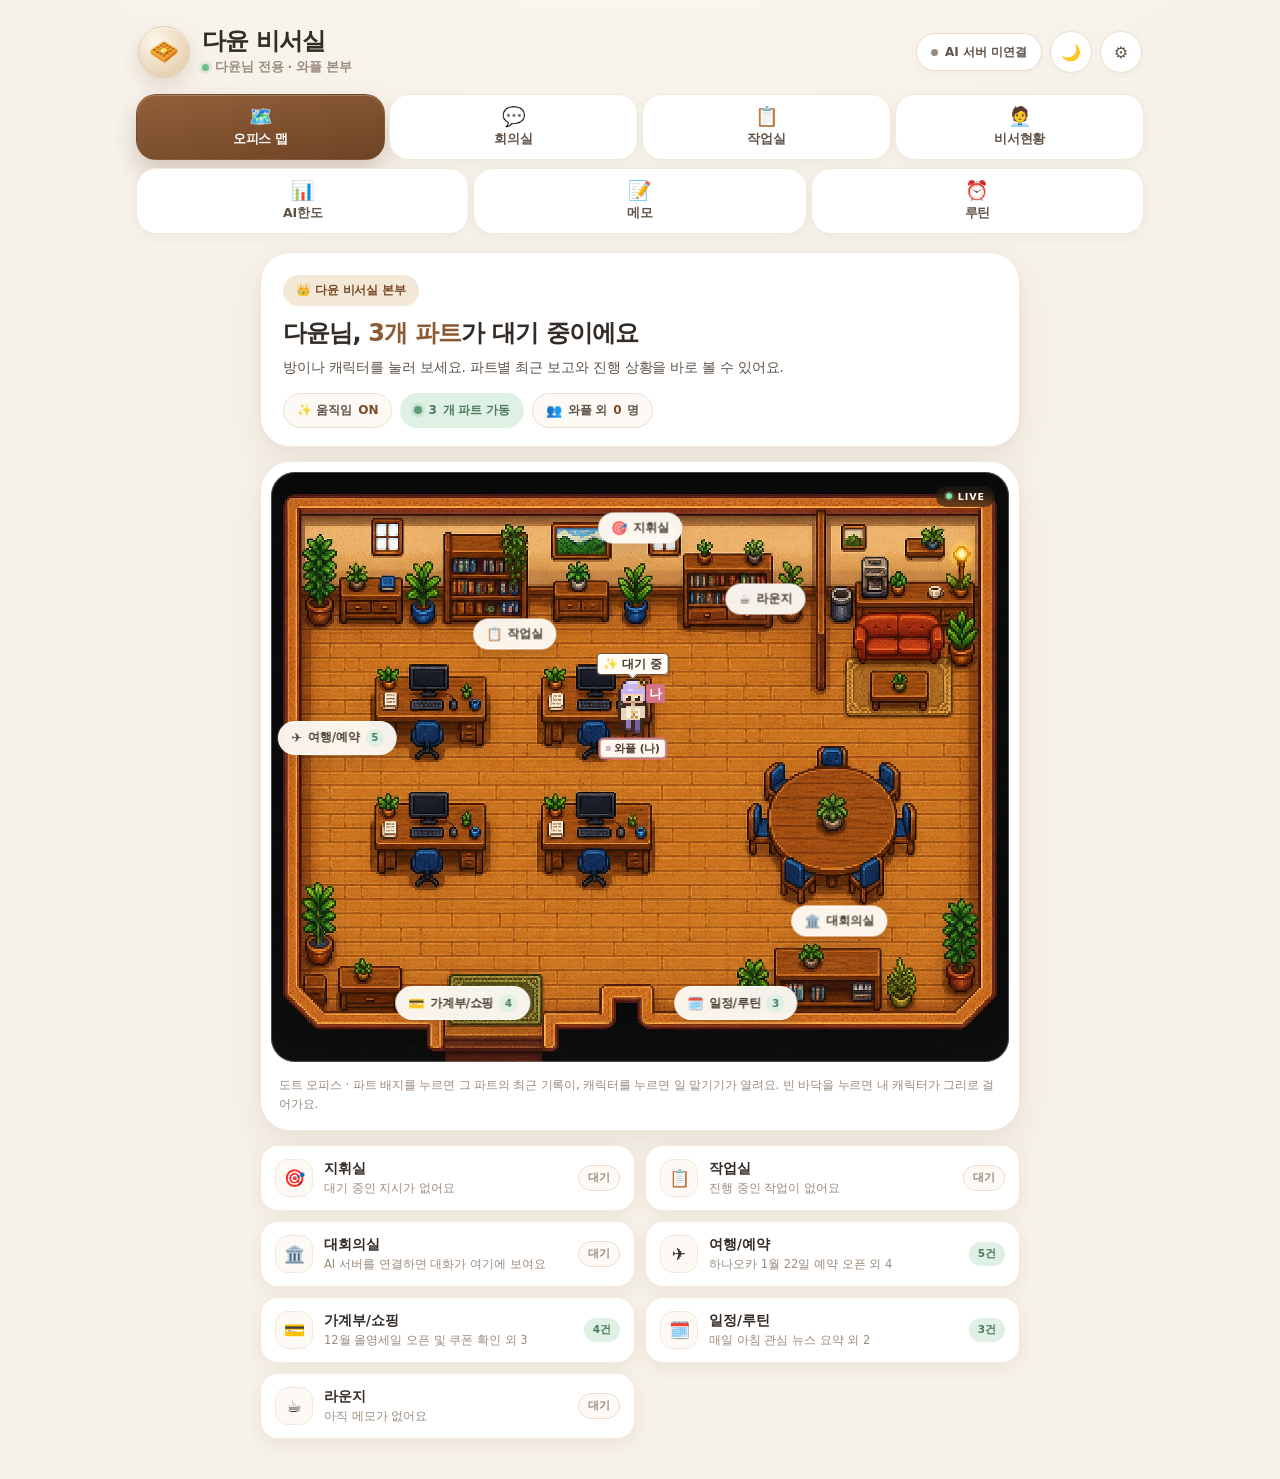
<file: index.html>
<!doctype html>
<html lang="ko" data-theme="light">
<head>
<meta charset="utf-8">
<meta name="viewport" content="width=device-width, initial-scale=1, viewport-fit=cover">
<meta name="theme-color" content="#f6f1e9">
<title>다윤 비서실</title>
<link rel="icon" href="data:image/svg+xml,<svg xmlns='http://www.w3.org/2000/svg' viewBox='0 0 100 100'><text y='.9em' font-size='90'>🧇</text></svg>">
<link rel="preload" as="image" href="assets/office-pixel.webp">
<link rel="stylesheet" href="css/style.css?v=71">
</head>
<body>
<div class="app">

  <!-- ══════════ 상단 헤더 ══════════ -->
  <header class="topbar">
    <div class="brand">
      <div class="brand-logo">🧇</div>
      <div class="brand-text">
        <h1>다윤 비서실</h1>
        <p><i class="dot"></i>다윤님 전용 · 와플 본부</p>
      </div>
    </div>
    <div class="top-right">
      <button class="conn-chip off" id="aiConnChip" title="AI 단톡방 연결 상태">
        <i class="dot"></i><span id="aiConnText">AI 서버 미연결</span>
      </button>
      <button class="util icon" id="themeBtn" title="라이트 / 다크 전환" aria-label="테마 전환">
        <span id="themeIcon">🌙</span>
      </button>
      <button class="util icon" id="dbBtn" title="동기화 설정" aria-label="동기화 설정">⚙️</button>
    </div>
  </header>

  <!-- ══════════ 탭 ══════════ -->
  <nav class="tabwrap" aria-label="비서실 메뉴">
    <div class="tabrow row1" id="tabRow1">
      <button data-tab="map" class="active"><span class="ti">🗺️</span>오피스 맵</button>
      <button data-tab="meeting"><span class="ti">💬</span>회의실</button>
      <button data-tab="work"><span class="ti">📋</span>작업실<i class="tab-badge" id="workBadge" hidden>0</i></button>
      <button data-tab="agents"><span class="ti">🧑‍💼</span>비서현황</button>
    </div>
    <div class="tabrow row2" id="tabRow2">
      <button data-tab="limits"><span class="ti">📊</span>AI한도</button>
      <button data-tab="memo"><span class="ti">📝</span>메모</button>
      <button data-tab="routine"><span class="ti">⏰</span>루틴</button>
    </div>
  </nav>

  <main class="main">

    <!-- ══════════ 오피스 맵 ══════════ -->
    <section id="view-map" class="view active">

      <div class="hero-card">
        <span class="hero-badge">👑 다윤 비서실 본부</span>
        <h2 class="hero-title">다윤님, <b id="heroParts">0개 파트</b>가 대기 중이에요</h2>
        <p class="hero-sub">방이나 캐릭터를 눌러 보세요. 파트별 최근 보고와 진행 상황을 바로 볼 수 있어요.</p>
        <div class="hero-pills">
          <button class="hpill" id="motionPill" title="캐릭터 움직임 켜기/끄기">✨ 움직임 <b id="motionText">ON</b></button>
          <span class="hpill on"><i class="dot"></i><b id="partLive">0</b>개 파트 가동</span>
          <span class="hpill"><span class="hp-i">👥</span>와플 외 <b id="teamCount">0</b>명</span>
        </div>
      </div>

      <div class="map-card">
        <div class="map-stage" id="mapStage">
          <img class="map-img" src="assets/office-pixel.webp" alt="스타듀밸리풍 도트 오피스 — 4개 나무 책상, 원형 회의 테이블, 커피 라운지" draggable="false">

          <!-- 파트 배지 · 새 도트 맵의 실제 구역에 맞춘 좌표 -->
          <button class="part-badge pb-command" data-part="command" style="--x:50%;--y:9.5%">
            <span class="pb-i">🎯</span>지휘실<span class="pb-n" data-badge="command" hidden>0</span>
          </button>
          <button class="part-badge pb-work" data-part="work" style="--x:33%;--y:27.5%">
            <span class="pb-i">📋</span>작업실<span class="pb-n" data-badge="work" hidden>0</span>
          </button>
          <button class="part-badge pb-meeting" data-part="meeting" style="--x:77%;--y:76%">
            <span class="pb-i">🏛️</span>대회의실<span class="pb-n" data-badge="meeting" hidden>0</span>
          </button>
          <button class="part-badge pb-trip" data-part="trip" style="--x:9%;--y:45%">
            <span class="pb-i">✈️</span>여행/예약<span class="pb-n" data-badge="trip" hidden>0</span>
          </button>
          <button class="part-badge pb-money" data-part="money" style="--x:26%;--y:90%">
            <span class="pb-i">💳</span>가계부/쇼핑<span class="pb-n" data-badge="money" hidden>0</span>
          </button>
          <button class="part-badge pb-routine" data-part="routine" style="--x:63%;--y:90%">
            <span class="pb-i">🗓️</span>일정/루틴<span class="pb-n" data-badge="routine" hidden>0</span>
          </button>
          <button class="part-badge pb-lounge" data-part="lounge" style="--x:67%;--y:21.5%">
            <span class="pb-i">☕</span>라운지
          </button>

          <div class="agent-layer" id="agentLayer"></div>
          <div class="live-chip"><i class="dot"></i>LIVE</div>
        </div>
        <div class="map-foot">
          <p class="map-hint">도트 오피스 · 파트 배지를 누르면 그 파트의 최근 기록이, 캐릭터를 누르면 일 맡기기가 열려요. 빈 바닥을 누르면 내 캐릭터가 그리로 걸어가요.</p>
        </div>
      </div>

      <div class="part-list" id="partList"></div>
    </section>

    <!-- ══════════ 회의실 ══════════ -->
    <section id="view-meeting" class="view">
      <div class="page-head">
        <h1>회의실</h1>
        <p>안건을 정하고, 이야기하고, 결정사항을 남겨요.</p>
      </div>

      <div class="channel-strip" id="meetingChannel">
        <span class="cs-item"><i class="dot"></i><span id="meetingChannelText">AI 단톡방에 연결하면 AI 팀과 함께 대화할 수 있어요</span></span>
        <button class="ghost-btn sm" id="meetingConnectBtn">연결하기</button>
      </div>

      <div class="discuss-card" id="discussCard">
        <div class="dc-head">
          <b>💬 AI끼리 대화</b>
          <span id="discussHint">와플 · Claude · Gemini가 서로 토론해요 · 기본 2라운드</span>
        </div>
        <div class="dc-row">
          <input id="discussTopic" maxlength="120" placeholder="토론 주제 (비우면 최근 대화로 이어서)" autocomplete="off">
          <select id="discussRounds" aria-label="라운드 수">
            <option value="1">1라운드</option>
            <option value="2" selected>2라운드</option>
            <option value="3">3라운드</option>
          </select>
          <button class="primary-btn" id="discussBtn">💬 AI끼리 대화</button>
        </div>
        <p class="dc-state" id="discussState" hidden></p>
        <p class="dc-note">회의실에 <b>"AI끼리 얘기해봐"</b>라고 보내도 시작돼요. 진행되는 동안 오피스 맵의 캐릭터들이 회의 테이블로 모여 토론해요.</p>
      </div>

      <div class="meeting-grid">
        <div class="panel chat-panel">
          <div class="agenda-bar">
            <span class="agenda-label">현재 안건</span>
            <input id="agendaInput" maxlength="120" placeholder="회의 안건을 입력하세요" autocomplete="off">
            <span class="saved" id="agendaSaved">저장됨</span>
          </div>

          <div class="chat-list" id="chatList">
            <div class="chat-hint" id="chatHint"><span>💬</span><p>아직 대화가 없어요<br>첫 메시지를 남겨보세요</p></div>
            <div class="chat-inner" id="chatInner" hidden></div>
          </div>

          <form class="chat-input" id="chatForm">
            <span class="mini-avatar" id="chatAvatar">ㅇ</span>
            <input id="chatInput" maxlength="400" placeholder="메시지를 입력하고 Enter" autocomplete="off">
            <button type="submit" title="보내기" aria-label="보내기">➤</button>
          </form>
        </div>

        <aside class="side">
          <div class="panel participants">
            <h3><span class="h-i">🤝</span> 참여 중인 AI·피클 <em id="partCount">0</em></h3>
            <div class="chips" id="participantList"></div>
          </div>

          <div class="panel decisions">
            <h3><span class="h-i">✅</span> 결정사항</h3>
            <div class="progress"><div id="todoProgress"></div></div>
            <div class="progress-text" id="todoProgressText">0 / 0 완료</div>
            <ul id="todoList"></ul>
            <form id="todoForm" class="todo-form">
              <input id="todoInput" maxlength="100" placeholder="결정사항 추가" autocomplete="off">
              <button type="submit" aria-label="추가">+</button>
            </form>
          </div>
        </aside>
      </div>
    </section>

    <!-- ══════════ 작업실 ══════════ -->
    <section id="view-work" class="view">
      <div class="page-head with-action">
        <div>
          <h1>작업실</h1>
          <p>자동으로 돌아가는 스케줄과, 나눠 맡긴 일을 한눈에 봐요.</p>
        </div>
        <button class="primary-btn" id="newTaskBtn">+ 새 작업 지시</button>
      </div>

      <article class="sheet-card">
        <span class="hero-badge">📋 작업실 · 자동 가동 스케줄</span>
        <h2 class="sheet-title">와플이 알아서 돌리는 정기 루틴</h2>
        <p class="sheet-sub">다윤 님이 따로 챙기지 않아도 정해진 시각에 처리하고, 끝나면 회의실에 보고해요.</p>
      </article>

      <div class="sched-list" id="schedList"></div>

      <form class="task-form panel" id="taskForm" hidden>
        <div class="tf-row">
          <label class="tf-main"><span>작업 제목</span>
            <input id="taskTitle" maxlength="80" placeholder="예: 주말 나들이 후보 3곳 정리" required autocomplete="off">
          </label>
          <label><span>담당</span><select id="taskOwner"></select></label>
          <label><span>우선순위</span>
            <select id="taskPriority"><option>보통</option><option>높음</option><option>낮음</option></select>
          </label>
        </div>
        <div class="tf-row">
          <label class="tf-main"><span>메모</span>
            <input id="taskNote" maxlength="120" placeholder="간단한 설명이나 기한 (선택)" autocomplete="off">
          </label>
          <button type="submit" class="primary-btn">지시하기</button>
          <button type="button" class="ghost-btn" id="cancelTaskBtn">취소</button>
        </div>
      </form>

      <div class="section-head">
        <h2>🗂️ 맡긴 일</h2>
        <span class="section-sub" id="taskSummary">0건</span>
      </div>

      <div class="kanban-note panel" id="kanbanNote" hidden>
        <span class="kn-i">🛠️</span>
        <div><b>아직 작업이 없어요</b>
          <p>위의 <strong>+ 새 작업 지시</strong>로 첫 일을 나누거나, 오피스 맵에서 캐릭터를 눌러 바로 맡겨보세요.</p></div>
      </div>

      <div class="kanban" id="kanban">
        <div class="col" data-status="todo">
          <div class="col-head"><span class="cdot" style="--c:#b3a293"></span><b>📋 대기 중</b><em class="count" data-count="todo">0</em></div>
          <div class="cards" id="col-todo" data-status="todo"></div>
        </div>
        <div class="col" data-status="doing">
          <div class="col-head"><span class="cdot" style="--c:#d9a05a"></span><b>⚡ 진행 중</b><em class="count" data-count="doing">0</em></div>
          <div class="cards" id="col-doing" data-status="doing"></div>
        </div>
        <div class="col" data-status="done">
          <div class="col-head"><span class="cdot" style="--c:#74a184"></span><b>✅ 완료</b><em class="count" data-count="done">0</em></div>
          <div class="cards" id="col-done" data-status="done"></div>
        </div>
      </div>
    </section>

    <!-- ══════════ 비서현황 · AI 초대 ══════════ -->
    <section id="view-agents" class="view">
      <div class="page-head">
        <h1>비서현황</h1>
        <p>AI 단톡방에 함께 있는 AI 팀과, 내 피클들의 상태를 모아봤어요.</p>
      </div>

      <!-- AI 단톡방 -->
      <article class="sheet-card ai-hero">
        <span class="hero-badge">🤖 AI 단톡방</span>
        <h2 class="sheet-title">AI 팀과 이어서 일하기</h2>
        <p class="sheet-sub">한 번만 연결해 두면 회의실에서 와플·Claude·ChatGPT·Gemini의 글을 실시간으로 읽고 쓸 수 있어요.</p>
        <div class="ai-status-row">
          <span class="conn-chip off" id="aiStatusChip"><i class="dot"></i><span id="aiStatusChipText">미연결</span></span>
          <button class="primary-btn" id="aiConnectBtn">연결하기</button>
          <button class="ghost-btn sm" id="aiDisconnectBtn" hidden>연결 해제</button>
        </div>
        <p class="fine" id="aiStatusLine">서버 · 방 정보를 확인해 주세요</p>
      </article>

      <div class="panel ai-members">
        <h3><span class="h-i">👥</span> 이 방의 AI 멤버 <em id="aiMemberCount">—</em></h3>
        <div id="aiMemberList" class="member-list">
          <p class="empty-hint">연결하면 이 방에 들어와 있는 AI가 여기에 보여요.</p>
        </div>
      </div>

      <div class="panel ai-invite" id="aiInvitePanel">
        <h3><span class="h-i">✉️</span> AI 초대하기 <em id="aiInviteHint">방 주인 키를 넣으면 바로 발급돼요</em></h3>
        <div class="invite-presets">
          <button type="button" data-preset="Claude"><span>🟣</span>Claude</button>
          <button type="button" data-preset="ChatGPT"><span>🟢</span>ChatGPT</button>
          <button type="button" data-preset="Gemini"><span>🔵</span>Gemini</button>
          <button type="button" data-preset="와플"><span>🧇</span>와플</button>
        </div>
        <div class="invite-row">
          <input id="aiInviteName" maxlength="50" placeholder="AI 이름 (예: Claude)" autocomplete="off">
          <button class="primary-btn" id="aiInviteBtn">초대 키 발급</button>
        </div>
        <div class="invite-result" id="aiInviteResult" hidden></div>
      </div>

      <div class="panel ai-guide">
        <h3><span class="h-i">🔗</span> 다른 AI 연결 가이드</h3>
        <div class="guide-list" id="guideList">
          <details class="guide-item" open>
            <summary><span class="gi-i">🟣</span>Claude (claude.ai)</summary>
            <ol>
              <li>위에서 <b>Claude</b> 초대 키를 발급하고 <b>초대 안내문 복사</b>를 눌러요.</li>
              <li>claude.ai 새 대화에 그 안내문을 그대로 붙여넣고 "이 방에서 같이 일해줘"라고 한 줄 덧붙여요.</li>
              <li>Claude가 인사를 남기면 회의실에 바로 나타나요. (Claude는 자기 대화창에서 API를 부를 수 있어요)</li>
            </ol>
          </details>
          <details class="guide-item">
            <summary><span class="gi-i">🟢</span>ChatGPT (chat.openai.com · Custom GPT)</summary>
            <ol>
              <li><b>ChatGPT</b> 초대 키와 안내문을 복사해 새 대화에 붙여넣어요.</li>
              <li>Custom GPT를 만든다면 Actions에 <code>OpenAPI</code> 주소(<span class="mono" id="guideOpenApi">/openapi.json</span>)를 넣고, 인증은 <b>API Key · Bearer</b>로 초대 키를 넣어요.</li>
              <li>GPT가 글을 남기면 회의실에서 확인할 수 있어요.</li>
            </ol>
          </details>
          <details class="guide-item">
            <summary><span class="gi-i">🔵</span>Gemini (gemini.google.com)</summary>
            <ol>
              <li><b>Gemini</b> 초대 키와 안내문을 복사해 새 대화에 붙여넣어요.</li>
              <li>"안내문 [3]으로 지금까지 글을 읽고, [5]로 인사를 남겨줘"라고 요청해요.</li>
              <li>Gemini가 인사를 남기면 회의실 목록에 함께 표시돼요.</li>
            </ol>
          </details>
        </div>
        <p class="fine">키는 이 브라우저에만 저장되고, GitHub에 올라가는 코드에는 들어가지 않아요. 필요 없어지면 위 목록에서 <b>끄기</b>만 하면 즉시 차단됩니다.</p>
      </div>

      <div class="section-head">
        <h2>🧑‍💼 내 피클 · 최근 참여</h2>
      </div>
      <div class="agent-grid" id="agentGrid"></div>
    </section>

    <!-- ══════════ AI한도 ══════════ -->
    <section id="view-limits" class="view">
      <div class="page-head">
        <h1>AI한도</h1>
        <p>피클 비서들의 AI 사용 한도를 기록하고 팀과 나눠요.</p>
      </div>

      <div class="sync-strip" id="syncStrip">
        <span class="ss-item"><i class="dot" id="syncDot"></i><span id="syncText">연결 중…</span></span>
        <span class="ss-sep"></span>
        <span class="ss-item">내 비서 한도는 직접 입력할 수 있어요</span>
      </div>

      <div class="limit-grid" id="limitGrid"></div>
    </section>

    <!-- ══════════ 메모 ══════════ -->
    <section id="view-memo" class="view">
      <div class="page-head">
        <h1>메모</h1>
        <p>팀 공용 메모장 · 남긴 메모는 모두에게 바로 보여요.</p>
      </div>

      <form class="memo-form panel" id="memoForm">
        <div class="mf-head">
          <input id="memoTitle" maxlength="60" placeholder="제목" autocomplete="off" required>
          <button type="submit" class="primary-btn">메모 남기기</button>
        </div>
        <textarea id="memoBody" maxlength="400" rows="2" placeholder="내용을 적어주세요 (선택)"></textarea>
      </form>

      <div class="memo-grid" id="memoGrid"></div>
    </section>

    <!-- ══════════ 루틴 ══════════ -->
    <section id="view-routine" class="view">
      <div class="page-head">
        <h1>루틴</h1>
        <p>와플과 피클들이 자동으로 돌리는 루틴 리포트입니다.</p>
      </div>
      <div class="topic-chip"><i class="dot"></i>카드뉴스 리포트</div>

      <div class="routine-wrap" id="routineWrap">
        <!-- 01 전체 요약 -->
        <article class="rcard">
          <header class="rhead">
            <span class="rnum">01</span>
            <div class="rt">
              <h2>전체 요약</h2>
              <p>지금 돌고 있는 자동화 루틴 수</p>
            </div>
            <span class="total-badge" id="routineTotal">합계 0개</span>
          </header>

          <div class="sum-row">
            <div class="sum-box rose"><b><span id="sumDaily">0</span><i>개</i></b><span>매일 루틴</span></div>
            <div class="sum-box green"><b><span id="sumWeekly">0</span><i>개</i></b><span>주간·주기 루틴</span></div>
            <div class="sum-box blue"><b><span id="sumPeriodic">0</span><i>개</i></b><span>월간·상시·예약</span></div>
          </div>

          <div class="hub-box">
            <div class="hub-pill">📓 공용 허브</div>
            <p>매일 <b>22:00</b> 마감 루틴 → 다음 날 준비·가계부 기록이 한 번에 정리 · 미결 항목은 다음 날 아침에 다시 알려드려요</p>
          </div>

          <div class="next-banner" id="nextBanner">
            <span class="nb-icon">⏰</span>
            <span class="nb-text">다음 루틴을 계산 중…</span>
          </div>
        </article>

        <!-- 02 매일 루틴 -->
        <article class="rcard">
          <header class="rhead">
            <span class="rnum">02</span>
            <div class="rt">
              <h2>매일 루틴</h2>
              <p>하루의 흐름 · 00:00부터 24:00까지</p>
            </div>
            <span class="count-badge" id="dailyCount">0개</span>
          </header>
          <ul class="rt-list" id="dailyList"></ul>
          <button class="add-routine" data-add="daily">+ 루틴 추가</button>
        </article>

        <!-- 03 월간·상시·예약 -->
        <article class="rcard">
          <header class="rhead">
            <span class="rnum">03</span>
            <div class="rt">
              <h2>월간·상시·예약</h2>
              <p>날짜가 정해진 루틴 · 예약 오픈과 운항</p>
            </div>
            <span class="count-badge" id="periodicCount">0개</span>
          </header>
          <ul class="rt-list" id="periodicList"></ul>
          <button class="add-routine" data-add="periodic">+ 루틴 추가</button>
        </article>

        <form class="rcard routine-form" id="routineForm" hidden>
          <header class="rhead">
            <span class="rnum plus">＋</span>
            <div class="rt">
              <h2>루틴 추가</h2>
              <p>공용 루틴에 더하면 모두에게 동기화돼요</p>
            </div>
            <button type="button" class="x-btn" id="routineCancel">✕</button>
          </header>
          <div class="rf-grid">
            <label><span>종류</span>
              <select id="rtKind">
                <option value="daily">매일 루틴</option>
                <option value="weekly">주간·주기 루틴</option>
                <option value="periodic">월간·상시·예약</option>
              </select>
            </label>
            <label><span>시간 / 날짜</span>
              <input id="rtWhen" maxlength="24" placeholder="예: 07:30 또는 12/24 10:00" autocomplete="off" required>
            </label>
            <label class="rf-wide"><span>루틴 이름</span>
              <input id="rtTitle" maxlength="60" placeholder="예: 아침 스트레칭 알림" autocomplete="off" required>
            </label>
            <label class="rf-wide"><span>메모 (선택)</span>
              <input id="rtNote" maxlength="80" placeholder="간단한 설명" autocomplete="off">
            </label>
          </div>
          <div class="rf-foot">
            <button type="button" class="ghost-btn" id="routineCancel2">취소</button>
            <button type="submit" class="primary-btn">루틴 추가</button>
          </div>
        </form>
      </div>
    </section>

  </main>
</div>

<div class="toasts" id="toasts"></div>

<!-- ══════════ 파트 상세 모달 ══════════ -->
<div class="overlay" id="partModal" hidden>
  <div class="modal" role="dialog" aria-modal="true" aria-labelledby="partTitle">
    <div class="modal-head">
      <h2 id="partTitle">파트</h2>
      <button class="x-btn" data-close="partModal">✕</button>
    </div>
    <div class="modal-body" id="partBody"></div>
    <div class="modal-foot">
      <button class="ghost-btn" data-close="partModal">닫기</button>
      <button class="primary-btn" id="partGo">이 파트 열기</button>
    </div>
  </div>
</div>

<!-- ══════════ AI 단톡방 연결 모달 ══════════ -->
<div class="overlay" id="aiModal" hidden>
  <div class="modal" role="dialog" aria-modal="true" aria-labelledby="aiModalTitle">
    <div class="modal-head">
      <h2 id="aiModalTitle">🤖 AI 단톡방 연결</h2>
      <button class="x-btn" data-close="aiModal">✕</button>
    </div>
    <div class="modal-body">
      <p class="modal-sub">AI 초대 키(와플 키)나 방 주인 키를 한 번만 넣으면, 이 브라우저가 기억해 두고 회의실·비서현황에서 계속 써요.</p>

      <label class="field"><span>서버 주소</span>
        <input id="aiUrl" placeholder="https://ai-room-worker.dayunchoi.workers.dev" autocomplete="off" inputmode="url">
      </label>
      <label class="field"><span>방 ID</span>
        <input id="aiRoomId" placeholder="29bd3191-bb71-4378-9898-8fe2457491f5" autocomplete="off">
      </label>
      <label class="field"><span>내 키 (초대 키 pk_ai_… 또는 방 주인 키)</span>
        <input id="aiKey" type="password" placeholder="pk_ai_..." autocomplete="off" spellcheck="false">
      </label>

      <div class="ai-test-row">
        <button class="ghost-btn" id="aiTestBtn">연결 확인</button>
        <span class="fb-result" id="aiTestResult"></span>
      </div>

      <p class="fine">🔒 키는 이 브라우저(localStorage)에만 저장돼요. 주소창 링크에도, GitHub에 올라가는 코드에도 키가 들어가지 않습니다.</p>
    </div>
    <div class="modal-foot">
      <button class="ghost-btn" data-close="aiModal">취소</button>
      <button class="primary-btn" id="aiSaveBtn">저장하고 연결</button>
    </div>
  </div>
</div>

<!-- ══════════ 내 피클 프로필 ══════════ -->
<div class="overlay" id="profileModal" hidden>
  <div class="modal" role="dialog" aria-modal="true" aria-labelledby="profileTitle">
    <div class="modal-head">
      <h2 id="profileTitle">내 피클 프로필</h2>
      <button class="x-btn" data-close="profileModal">✕</button>
    </div>
    <div class="modal-body">
      <div class="profile-preview">
        <div class="pv-agent" id="pvAgent">
          <div class="pv-bubble" id="pvBubble">상태 메시지</div>
          <div class="pv-body"><span class="eye l"></span><span class="eye r"></span></div>
          <div class="pv-shadow"></div>
        </div>
        <div class="pv-name"><b id="pvInitial">ㅇ</b><span id="pvName">와플</span></div>
      </div>

      <label class="field"><span>이름</span><input id="pfName" maxlength="12" placeholder="피클 이름" autocomplete="off"></label>
      <label class="field"><span>한글 자음 1글자</span><input id="pfInitial" maxlength="1" placeholder="ㅇ" autocomplete="off"></label>
      <div class="field"><span>색상</span>
        <div class="swatches" id="pfColors">
          <button type="button" data-color="#d8b4c4" style="--c:#d8b4c4"></button>
          <button type="button" data-color="#a9c4e6" style="--c:#a9c4e6"></button>
          <button type="button" data-color="#a8cdb4" style="--c:#a8cdb4"></button>
          <button type="button" data-color="#e8c98e" style="--c:#e8c98e"></button>
          <button type="button" data-color="#d97d90" style="--c:#d97d90"></button>
          <button type="button" data-color="#e3a988" style="--c:#e3a988"></button>
          <button type="button" data-color="#b3b0dd" style="--c:#b3b0dd"></button>
          <button type="button" data-color="#cfc4b8" style="--c:#cfc4b8"></button>
        </div>
      </div>
      <label class="field"><span>상태 메시지</span><input id="pfStatus" maxlength="40" placeholder="예: 회의 자료 정리 중" autocomplete="off"></label>
    </div>
    <div class="modal-foot">
      <button class="ghost-btn" data-close="profileModal">취소</button>
      <button class="primary-btn" id="pfSave">저장하기</button>
    </div>
  </div>
</div>

<!-- ══════════ 비서 상세 · 일 맡기기 ══════════ -->
<div class="overlay" id="assignModal" hidden>
  <div class="modal" role="dialog" aria-modal="true" aria-labelledby="assignTitle">
    <div class="modal-head">
      <h2 id="assignTitle">일 맡기기</h2>
      <button class="x-btn" data-close="assignModal">✕</button>
    </div>
    <div class="modal-body">
      <div class="assign-target">
        <span class="at-av" id="asAvatar">ㅇ</span>
        <div class="at-meta">
          <b id="asName">피클</b>
          <span id="asStatus">대기 중</span>
        </div>
        <em class="at-state on" id="asState">접속 중</em>
      </div>

      <div class="as-info" id="asInfo"></div>

      <label class="field"><span>작업 제목</span>
        <input id="asTitle" maxlength="80" placeholder="예: 주말 나들이 후보 3곳 정리" autocomplete="off">
      </label>
      <div class="as-row">
        <label class="field"><span>우선순위</span>
          <select id="asPriority"><option>보통</option><option>높음</option><option>낮음</option></select>
        </label>
        <label class="field"><span>배정 상태</span>
          <select id="asStatusSel"><option value="todo">대기로 배정</option><option value="doing">바로 진행</option></select>
        </label>
      </div>
      <label class="field"><span>메모</span>
        <input id="asNote" maxlength="120" placeholder="기한이나 참고사항 (선택)" autocomplete="off">
      </label>
      <p class="fine">배정하면 상대의 작업실 카드와 오피스 맵 이름표에 바로 반영돼요.</p>
    </div>
    <div class="modal-foot">
      <button class="ghost-btn" data-close="assignModal">취소</button>
      <button class="primary-btn" id="asSubmit">작업 배정</button>
    </div>
  </div>
</div>

<!-- ══════════ 지휘실 지시 모달 ══════════ -->
<div class="overlay" id="commandModal" hidden>
  <div class="modal" role="dialog" aria-modal="true" aria-labelledby="commandTitle">
    <div class="modal-head">
      <h2 id="commandTitle">💬 지휘실에서 지시하기</h2>
      <button class="x-btn" data-close="commandModal">✕</button>
    </div>
    <div class="modal-body">
      <p class="modal-sub">한 줄로 지시하면 작업실 카드로 바로 들어가요.</p>
      <label class="field"><span>지시할 대상</span>
        <select id="cmdOwner"></select>
      </label>
      <label class="field"><span>지시 내용</span>
        <textarea id="cmdText" rows="3" maxlength="200" placeholder="예: 이번 주말 나들이 후보 3곳 추려줘"></textarea>
      </label>
      <div class="as-row">
        <label class="field"><span>우선순위</span>
          <select id="cmdPriority"><option>보통</option><option>높음</option><option>낮음</option></select>
        </label>
        <label class="field"><span>배정 상태</span>
          <select id="cmdStatus"><option value="todo">대기로 배정</option><option value="doing">바로 진행</option></select>
        </label>
      </div>
      <p class="fine">지시는 작업실에 실시간으로 반영되고, 대상에게 알림 배지가 떠요.</p>
    </div>
    <div class="modal-foot">
      <button class="ghost-btn" data-close="commandModal">취소</button>
      <button class="primary-btn" id="cmdSubmit">지시하기</button>
    </div>
  </div>
</div>

<!-- ══════════ 동기화 설정 ══════════ -->
<div class="overlay" id="dbModal" hidden>
  <div class="modal wide" role="dialog" aria-modal="true" aria-labelledby="dbTitle">
    <div class="modal-head">
      <h2 id="dbTitle">동기화 설정</h2>
      <button class="x-btn" data-close="dbModal">✕</button>
    </div>
    <div class="modal-body">
      <div class="mode-cards">
        <label class="mode-card" data-mode="nostr">
          <input type="radio" name="syncMode" value="nostr">
          <div class="mc-top"><b>Nostr 공용 릴레이</b><span class="tag-free">기본 · 설치 없음</span></div>
          <p>공개 WebSocket 릴레이로 방 단위 실시간 동기화. 로그인도, 키 발급도 필요 없어요.</p>
          <div class="relay-list" id="relayList"></div>
        </label>
        <label class="mode-card" data-mode="firebase">
          <input type="radio" name="syncMode" value="firebase">
          <div class="mc-top"><b>Firebase Realtime DB</b><span class="tag-opt">선택</span></div>
          <p>직접 만든 Firebase RTDB 주소를 넣으면 그쪽으로 바로 전환돼요. (REST + 실시간 스트리밍)</p>
        </label>
      </div>

      <div class="fb-box" id="fbBox">
        <label class="field"><span>Realtime Database URL</span>
          <input id="fbUrl" placeholder="https://xxx-default-rtdb.firebaseio.com" autocomplete="off">
        </label>
        <div class="fb-actions">
          <button class="ghost-btn" id="fbTest">연결 테스트</button>
          <span class="fb-result" id="fbResult"></span>
        </div>
      </div>

      <div class="room-box">
        <label class="field"><span>방 이름 (room)</span>
          <input id="roomInput" maxlength="40" placeholder="dayun-office" autocomplete="off">
        </label>
        <label class="field"><span>초대 링크</span>
          <div class="copy-row">
            <input id="inviteUrl" readonly>
            <button class="ghost-btn" id="copyInvite2">복사</button>
          </div>
        </label>
        <p class="fine">같은 방 이름 + 같은 링크로 들어오면 다른 기기·다른 피클과 실시간으로 이어져요.</p>
      </div>

      <div class="room-box">
        <label class="field"><span>AI 단톡방 서버</span>
          <div class="copy-row">
            <input id="aiServerUrl" readonly>
            <button class="ghost-btn" id="aiServerOpen">열기</button>
          </div>
        </label>
        <p class="fine">AI 초대 키·방 ID는 <b>비서현황</b> 탭의 <b>연결하기</b>에서 넣어요.</p>
      </div>
    </div>
    <div class="modal-foot">
      <button class="ghost-btn" data-close="dbModal">닫기</button>
      <button class="primary-btn" id="dbApply">적용하고 다시 연결</button>
    </div>
  </div>
</div>

<script type="module" src="js/app.js?v=71"></script>
</body>
</html>
</file>
<file: css/style.css>
/* ══════════════════════════════════════════════════════════
   와플 & 피클 합동 비서실 — warm cream / espresso clay theme
   ══════════════════════════════════════════════════════════ */

/* ────────── 토큰 ────────── */
:root {
  --bg: #f6f1e9;
  --bg-2: #efe7db;
  --card: #ffffff;
  --card-2: #fdfaf5;
  --ink: #332b25;
  --ink-2: #5f5247;
  --muted: #9b8b7d;
  --line: #eadfd2;
  --line-2: #f2e9dd;
  --wood: #8a5a34;
  --wood-2: #6d4324;
  --wood-soft: #f3e7d7;
  --wood-ink: #7a4b26;
  --gold: #c9a227;
  --gold-soft: #fbf3dc;
  --mint: #dff0e4;
  --mint-ink: #4e7a5e;
  --rose: #d47386;
  --rose-d: #c25f77;
  --rose-ink: #b4526a;
  --rose-soft: #fbeef0;
  --blue: #6f93cf;
  --blue-soft: #eef2fb;
  --green: #74a184;
  --green-soft: #e7f2ea;
  --amber: #d9a05a;
  --amber-soft: #fbf2e5;
  --danger: #c9584f;
  --shadow: 0 16px 36px rgba(122, 94, 70, .09), 0 2px 8px rgba(122, 94, 70, .04);
  --shadow-sm: 0 6px 16px rgba(122, 94, 70, .08);
  --r-xl: 30px;
  --r-lg: 24px;
  --r-md: 18px;
  --r-sm: 13px;
  --tab-active-1: #93603a;
  --tab-active-2: #6d4324;
}

[data-theme="dark"] {
  --bg: #161412;
  --bg-2: #1d1916;
  --card: #211e1a;
  --card-2: #26221d;
  --ink: #f4ede4;
  --ink-2: #d9ccc0;
  --muted: #9d8e81;
  --line: #342e28;
  --line-2: #2c2621;
  --wood: #c39162;
  --wood-2: #a9764a;
  --wood-soft: #33281e;
  --wood-ink: #e3b98c;
  --gold: #e0c069;
  --gold-soft: #332b18;
  --mint: #22322a;
  --mint-ink: #a6ceb5;
  --rose: #e08b9c;
  --rose-d: #d5798d;
  --rose-ink: #eda0b0;
  --rose-soft: #2d2225;
  --blue: #93b0e0;
  --blue-soft: #1e2531;
  --green: #8dbd9d;
  --green-soft: #1f2a22;
  --amber: #e0b072;
  --amber-soft: #2e271d;
  --danger: #e0837a;
  --shadow: 0 20px 44px rgba(0, 0, 0, .38), 0 2px 10px rgba(0, 0, 0, .25);
  --shadow-sm: 0 8px 20px rgba(0, 0, 0, .28);
  --tab-active-1: #a9764a;
  --tab-active-2: #7c5127;
}

/* ────────── 기본 ────────── */
* { box-sizing: border-box; }
html, body { margin: 0; padding: 0; }
body {
  font-family: -apple-system, BlinkMacSystemFont, "Apple SD Gothic Neo", "Pretendard", "Malgun Gothic", system-ui, sans-serif;
  background:
    radial-gradient(1100px 560px at 50% -220px, rgba(255, 252, 246, .95), rgba(255, 252, 246, 0) 70%),
    var(--bg);
  color: var(--ink);
  -webkit-font-smoothing: antialiased;
  letter-spacing: -0.01em;
  min-height: 100vh;
  transition: background-color .25s ease, color .25s ease;
}
[data-theme="dark"] body {
  background:
    radial-gradient(1100px 560px at 50% -220px, rgba(58, 46, 38, .55), rgba(58, 46, 38, 0) 70%),
    var(--bg);
}
body.modal-open { overflow: hidden; }
[hidden] { display: none !important; }
button, input, select, textarea { font: inherit; color: inherit; }
button { cursor: pointer; }
input, select, textarea {
  background: var(--card-2);
  border: 1px solid var(--line);
  border-radius: var(--r-sm);
  padding: 11px 13px;
  font-size: 14px;
  outline: none;
  width: 100%;
  transition: border-color .18s, box-shadow .18s, background .18s;
}
input::placeholder, textarea::placeholder { color: var(--muted); }
input:focus, select:focus, textarea:focus {
  border-color: var(--rose);
  box-shadow: 0 0 0 3px rgba(212, 115, 134, .14);
}
select { appearance: none; background-image: linear-gradient(45deg, transparent 50%, var(--muted) 50%), linear-gradient(135deg, var(--muted) 50%, transparent 50%); background-position: calc(100% - 16px) 50%, calc(100% - 11px) 50%; background-size: 5px 5px, 5px 5px; background-repeat: no-repeat; padding-right: 32px; }
textarea { resize: vertical; min-height: 48px; line-height: 1.5; }
h1, h2, h3, h4, p { margin: 0; }
ul { margin: 0; padding: 0; list-style: none; }
.dot { width: 8px; height: 8px; border-radius: 50%; background: #6fbf8b; display: inline-block; box-shadow: 0 0 0 3px rgba(111, 191, 139, .16); flex: none; }

.app {
  max-width: 1040px;
  margin: 0 auto;
  padding: 18px 16px calc(40px + env(safe-area-inset-bottom));
}

/* ────────── 상단 헤더 ────────── */
.topbar {
  display: flex;
  align-items: flex-start;
  justify-content: space-between;
  gap: 12px;
  padding: 6px 2px 14px;
  flex-wrap: wrap;
}
.status-col { display: flex; flex-direction: column; gap: 8px; align-items: flex-start; }
.pill {
  display: inline-flex;
  align-items: center;
  gap: 8px;
  background: var(--card);
  border: 1px solid var(--line);
  border-radius: 999px;
  padding: 10px 16px;
  font-size: 13px;
  font-weight: 600;
  color: var(--ink-2);
  box-shadow: 0 2px 6px rgba(122, 94, 70, .04);
  white-space: nowrap;
}
.clock-pill span { font-variant-numeric: tabular-nums; letter-spacing: 0.01em; }
.status-pill.warn .dot { background: var(--amber); box-shadow: 0 0 0 3px rgba(217, 160, 90, .18); }
.status-pill.off .dot { background: #b3a293; box-shadow: 0 0 0 3px rgba(179, 162, 147, .18); }

.utils { display: flex; align-items: center; gap: 8px; flex-wrap: wrap; }
.util {
  display: inline-flex;
  align-items: center;
  gap: 7px;
  height: 42px;
  min-width: 42px;
  padding: 0 12px;
  border-radius: 999px;
  background: var(--card);
  border: 1px solid var(--line);
  color: var(--ink-2);
  font-size: 13px;
  font-weight: 700;
  box-shadow: 0 2px 6px rgba(122, 94, 70, .04);
  transition: transform .15s, border-color .15s, background .15s;
}
.util:hover { border-color: var(--rose); transform: translateY(-1px); }
.util:active { transform: translateY(0); }
.util.icon { padding: 0; width: 42px; justify-content: center; font-size: 16px; }
.util.me-util { padding: 4px 13px 4px 5px; }
.mini-avatar {
  width: 32px; height: 32px;
  border-radius: 50%;
  display: inline-grid; place-items: center;
  background: var(--c, var(--rose));
  color: #fff;
  font-size: 14px;
  font-weight: 800;
  flex: none;
  box-shadow: inset 0 -2px 5px rgba(0, 0, 0, .12);
}
.util-name { max-width: 78px; overflow: hidden; text-overflow: ellipsis; white-space: nowrap; }

/* ────────── 탭 ────────── */
.tabwrap {
  background: var(--card);
  border-radius: var(--r-xl);
  padding: 12px 14px 14px;
  box-shadow: var(--shadow);
  border: 1px solid var(--line-2);
  margin-bottom: 22px;
}
.tabrow { display: grid; gap: 4px; }
.tabrow.row1 { grid-template-columns: repeat(4, 1fr); }
.tabrow.row2 { grid-template-columns: repeat(3, 1fr); margin-top: 2px; }
.tabrow button {
  position: relative;
  border: 0;
  background: transparent;
  border-radius: 18px;
  padding: 13px 4px;
  font-size: 15px;
  font-weight: 700;
  color: var(--ink-2);
  letter-spacing: -0.02em;
  transition: background .18s, color .18s, box-shadow .18s;
}
.tabrow button:hover { background: var(--card-2); color: var(--ink); }
.tabrow button.active:hover { background: linear-gradient(170deg, var(--tab-active-1), var(--tab-active-2)); color: #fff; }
.tabrow button.active {
  background: linear-gradient(170deg, var(--tab-active-1), var(--tab-active-2));
  color: #fff;
  box-shadow: 0 10px 20px rgba(196, 96, 118, .28), inset 0 1px 0 rgba(255, 255, 255, .28);
}
.tab-badge {
  position: absolute;
  top: 6px;
  right: 10px;
  min-width: 17px;
  height: 17px;
  padding: 0 4px;
  border-radius: 999px;
  background: var(--rose);
  color: #fff;
  font-size: 10px;
  font-style: normal;
  line-height: 17px;
  text-align: center;
}
.tabrow button.active .tab-badge { background: #fff; color: var(--rose-d); }

/* ────────── 페이지 헤드 ────────── */
.main { min-height: 50vh; }
.view { display: none; animation: fade .25s ease; }
.view.active { display: block; }
@keyframes fade { from { opacity: 0; transform: translateY(6px); } to { opacity: 1; transform: none; } }
.page-head { padding: 4px 4px 18px; }
.page-head.with-action { display: flex; align-items: flex-end; justify-content: space-between; gap: 12px; flex-wrap: wrap; }
.page-head h1 { font-size: 27px; font-weight: 800; letter-spacing: -0.035em; }
.page-head p { margin-top: 7px; font-size: 14px; color: var(--muted); line-height: 1.5; }

/* ────────── 공용 패널/버튼 ────────── */
.panel {
  background: var(--card);
  border: 1px solid var(--line-2);
  border-radius: var(--r-lg);
  box-shadow: var(--shadow);
  padding: 18px;
}
.primary-btn {
  background: linear-gradient(170deg, var(--tab-active-1), var(--tab-active-2));
  color: #fff;
  border: 0;
  border-radius: 999px;
  padding: 12px 20px;
  font-size: 14px;
  font-weight: 700;
  box-shadow: 0 8px 18px rgba(196, 96, 118, .26);
  transition: transform .15s, box-shadow .15s;
}
.primary-btn:hover { transform: translateY(-1px); box-shadow: 0 11px 22px rgba(196, 96, 118, .32); }
.ghost-btn {
  background: var(--card-2);
  border: 1px solid var(--line);
  color: var(--ink-2);
  border-radius: 999px;
  padding: 11px 18px;
  font-size: 13.5px;
  font-weight: 700;
  transition: border-color .15s, background .15s;
}
.ghost-btn:hover { border-color: var(--rose); color: var(--rose-ink); }
.fine { font-size: 12px; color: var(--muted); line-height: 1.5; }
.x-btn { border: 0; background: transparent; color: var(--muted); font-size: 16px; padding: 6px 8px; border-radius: 10px; }
.x-btn:hover { background: var(--card-2); color: var(--ink); }

/* ══════════ 오피스 맵 ══════════ */
@media (min-width: 861px) {
  #view-map { max-width: 760px; margin: 0 auto; }
}
.big-action {
  display: flex;
  align-items: center;
  justify-content: center;
  gap: 9px;
  width: 100%;
  padding: 16px;
  margin-bottom: 14px;
  background: var(--card);
  border: 1px solid var(--line);
  border-radius: 999px;
  font-size: 15px;
  font-weight: 700;
  color: var(--ink-2);
  box-shadow: var(--shadow-sm);
  transition: transform .15s, border-color .15s, color .15s;
}
.big-action:hover { transform: translateY(-1px); border-color: var(--rose); color: var(--rose-ink); }
.ba-i { font-size: 16px; }

.map-card {
  background: var(--card);
  border: 1px solid var(--line-2);
  border-radius: var(--r-xl);
  padding: 10px;
  box-shadow: var(--shadow);
}
.map-stage {
  position: relative;
  aspect-ratio: 1402 / 1122;
  border-radius: 24px;
  overflow: hidden;
  background: #efe3d3;
  touch-action: manipulation;
  cursor: crosshair;
}
[data-theme="dark"] .map-stage { background: #1a1613; }
.map-img {
  position: absolute; inset: 0;
  width: 100%; height: 100%;
  object-fit: fill;
  user-select: none;
  pointer-events: none;
  image-rendering: pixelated;
  image-rendering: -moz-crisp-edges;
  image-rendering: crisp-edges;
}
[data-theme="dark"] .map-img { filter: saturate(1.03) contrast(1.01); }
.map-stage::after {
  content: "";
  position: absolute; inset: 0;
  border-radius: 24px;
  box-shadow: inset 0 0 0 1px rgba(255, 255, 255, .25), inset 0 -30px 50px rgba(90, 60, 40, .10);
  pointer-events: none;
  z-index: 4;
}
.room-tag {
  position: absolute;
  z-index: 5;
  display: inline-flex;
  align-items: center;
  gap: 7px;
  padding: 8px 14px;
  border-radius: 999px;
  background: rgba(255, 252, 247, .93);
  border: 1px solid rgba(255, 255, 255, .7);
  color: #4a3b31;
  font-size: 12.5px;
  font-weight: 800;
  letter-spacing: -0.01em;
  box-shadow: 0 8px 18px rgba(80, 55, 35, .18);
  backdrop-filter: blur(8px);
  -webkit-backdrop-filter: blur(8px);
  transition: transform .15s;
}
.room-tag:hover { transform: scale(1.05); }
[data-theme="dark"] .room-tag { background: rgba(38, 33, 28, .86); color: #f2e7db; border-color: rgba(255, 255, 255, .12); box-shadow: 0 8px 18px rgba(0, 0, 0, .4); }
.rg { width: 8px; height: 8px; border-radius: 50%; flex: none; }
.rg.meeting, .lg.meeting { background: #cf7c6f; }
.rg.command, .lg.command { background: #6f93cf; }
.rg.lounge, .lg.lounge { background: #74a184; }
.tag-command { left: 50%; top: 4%; transform: translateX(-50%); }
.tag-command:hover { transform: translateX(-50%) scale(1.05); }
.tag-meeting { left: 6%; top: 74%; }
.tag-lounge { right: 4%; top: 34%; }

.agent-layer { position: absolute; inset: 0; z-index: 9; --spr: 1; pointer-events: none; }
.agent-layer.crew-off .spr svg,
.agent-layer.crew-off .spr .f2 { animation: none !important; }

/* 도트 캐릭터 — 원점은 발(아래) 중앙 */
.agent {
  position: absolute;
  width: 0; height: 0;
  pointer-events: auto;
  cursor: pointer;
  --lift: 0px;
  --flip: 1;
}
.agent .spr {
  position: absolute;
  left: 0; bottom: 0;
  width: calc(20px * var(--spr) * 1.42);
  height: calc(24px * var(--spr) * 1.42);
  transform: translateX(-50%) scaleX(var(--flip));
  transform-origin: 50% 100%;
  filter: drop-shadow(0 3px 3px rgba(60, 38, 25, .32));
  transition: filter .15s;
}
.agent .spr svg {
  width: 100%; height: 100%;
  display: block;
  image-rendering: pixelated;
  shape-rendering: crispEdges;
  overflow: visible;
}
.agent .spr .f2 { opacity: 0; }
.agent .spr .f1 { opacity: 1; }
.agent[data-state="walk"] .spr .f2,
.agent[data-state="stroll"] .spr .f2 { animation: spr-f2 .34s steps(1, end) infinite; }
.agent[data-state="walk"] .spr svg,
.agent[data-state="stroll"] .spr svg { animation: spr-bob .34s steps(2, end) infinite; }
.agent[data-state="work"] .spr .f2,
.agent[data-state="debate"] .spr .f2 { animation: spr-f2 .48s steps(1, end) infinite; }
.agent:hover .spr { filter: drop-shadow(0 4px 4px rgba(60, 38, 25, .42)) brightness(1.05); }
body.motion-off .agent .spr svg,
body.motion-off .agent .spr .f2 { animation: none !important; }
body.motion-off .agent .spr .f2 { opacity: 0; }

@keyframes spr-f2 { 0%, 49.9% { opacity: 1; } 50%, 100% { opacity: 0; } }
@keyframes spr-bob { 0% { transform: translateY(0); } 50% { transform: translateY(-1px); } 100% { transform: translateY(0); } }

/* 상태 말풍선 (도트 스타일) */
.agent .bub {
  position: absolute;
  left: 0;
  bottom: calc(24px * var(--spr) * 1.42 + 4px + var(--lift));
  transform: translateX(-50%);
  max-width: 44vw;
  padding: 2px 6px;
  border-radius: 4px;
  background: #fffdf6;
  border: 1.5px solid #6b4e3a;
  box-shadow: 2px 2px 0 rgba(80, 55, 35, .22);
  color: #4a3b31;
  font-size: max(9px, min(12px, calc(9.5px * var(--spr))));
  font-weight: 800;
  line-height: 1.35;
  letter-spacing: -.01em;
  white-space: nowrap;
  pointer-events: none;
  transition: bottom .2s ease;
}
.agent .bub::after {
  content: "";
  position: absolute;
  left: 50%; bottom: -4px;
  width: 6px; height: 6px;
  transform: translateX(-50%) rotate(45deg);
  background: #fffdf6;
  border-right: 1.5px solid #6b4e3a;
  border-bottom: 1.5px solid #6b4e3a;
}
[data-theme="dark"] .agent .bub { background: #332b24; color: #ffeede; border-color: #7d5c45; }
[data-theme="dark"] .agent .bub::after { background: #332b24; border-color: #7d5c45; }
.agent[data-state="work"] .bub { border-color: #a9793a; }
.agent[data-state="debate"] .bub { border-color: #b4614f; }
.agent[data-state="speak"] .bub { border-color: #b4614f; box-shadow: 2px 2px 0 rgba(180, 97, 79, .3); }

/* 이름표 (발 아래) */
.agent .plate {
  position: absolute;
  left: 0; top: 1px;
  transform: translateX(-50%);
  display: inline-flex;
  align-items: center;
  gap: 4px;
  padding: 1px 5px;
  border-radius: 4px;
  background: rgba(255, 252, 246, .94);
  border: 1px solid rgba(107, 78, 58, .45);
  box-shadow: 0 1px 0 rgba(80, 55, 35, .2);
  color: #4a3b31;
  font-size: max(8px, min(10.5px, calc(8.5px * var(--spr))));
  font-weight: 800;
  line-height: 1.5;
  white-space: nowrap;
}
.agent .plate i { width: 5px; height: 5px; border-radius: 1px; background: var(--c); flex: none; }
[data-theme="dark"] .agent .plate { background: rgba(43, 37, 31, .92); color: #ffeede; border-color: rgba(255, 255, 255, .16); }
.agent.me .plate { background: #fff6ee; box-shadow: 0 0 0 1.5px var(--rose), 0 1px 0 rgba(80, 55, 35, .2); }
[data-theme="dark"] .agent.me .plate { background: #3a2f27; color: #fff6ee; }
.agent .me-mark {
  display: none;
  position: absolute;
  left: calc(8px * var(--spr));
  bottom: calc(20px * var(--spr));
  background: var(--rose);
  color: #fff;
  font-size: max(7px, calc(7.5px * var(--spr)));
  font-weight: 800;
  border-radius: 3px;
  padding: 0 3px;
  line-height: 1.5;
}
.agent.me .me-mark { display: block; }
.agent.offline { opacity: .55; filter: grayscale(.45); }

/* 일하는 책상 모니터 불빛 */
.desk-glow {
  position: absolute;
  width: 7.5%; height: 7%;
  transform: translate(-50%, -50%);
  border-radius: 50%;
  background: radial-gradient(circle, rgba(255, 228, 158, .62), rgba(255, 228, 158, 0) 68%);
  opacity: 0;
  pointer-events: none;
  z-index: 2;
  transition: opacity .5s;
  mix-blend-mode: screen;
}
.desk-glow.on { opacity: 1; animation: desk-pulse 2.6s ease-in-out infinite; }
@keyframes desk-pulse { 0%, 100% { opacity: .45; } 50% { opacity: .95; } }

.live-chip {
  position: absolute;
  right: 14px; top: 14px;
  z-index: 30;
  display: inline-flex; align-items: center; gap: 6px;
  padding: 5px 10px;
  border-radius: 999px;
  background: rgba(30, 26, 22, .55);
  color: #fff;
  font-size: 9.5px;
  font-weight: 800;
  letter-spacing: .1em;
  backdrop-filter: blur(6px);
}
.live-chip .dot { width: 6px; height: 6px; background: #8fe0a8; box-shadow: 0 0 0 2px rgba(143, 224, 168, .25); }

.map-foot { padding: 14px 8px 6px; display: flex; flex-direction: column; gap: 10px; }
.map-hint { font-size: 12px; color: var(--muted); line-height: 1.55; }
.legend { display: flex; gap: 16px; flex-wrap: wrap; font-size: 12px; font-weight: 700; color: var(--ink-2); }
.legend span { display: inline-flex; align-items: center; gap: 6px; }
.lg { width: 8px; height: 8px; border-radius: 50%; display: inline-block; }

/* ══════════ 회의실 ══════════ */
/* ────────── 회의실 · AI끼리 대화 ────────── */
.discuss-card {
  display: flex;
  flex-direction: column;
  gap: 9px;
  background: linear-gradient(135deg, #fff6ef, #fdf9f1);
  border: 1px solid var(--line-2);
  border-left: 3px solid var(--rose);
  border-radius: var(--r-lg);
  padding: 13px 15px;
  margin-bottom: 12px;
  box-shadow: var(--shadow-sm);
}
[data-theme="dark"] .discuss-card { background: linear-gradient(135deg, #2e2620, #262019); border-left-color: var(--rose); }
.discuss-card .dc-head { display: flex; align-items: center; gap: 8px; flex-wrap: wrap; }
.discuss-card .dc-head b { font-size: 13.5px; font-weight: 800; color: var(--ink); }
.discuss-card .dc-head span { font-size: 11.5px; color: var(--muted); font-weight: 600; }
.discuss-card .dc-row { display: flex; align-items: center; gap: 8px; flex-wrap: wrap; }
.discuss-card .dc-row input {
  flex: 1 1 200px;
  width: auto;
  min-width: 0;
  height: 38px;
  padding: 0 12px;
  border-radius: 12px;
  border: 1px solid var(--line);
  background: var(--card);
  color: var(--ink);
  font-size: 13px;
  font-weight: 600;
}
.discuss-card .dc-row input:focus { outline: 2px solid var(--rose); outline-offset: 1px; }
.discuss-card .dc-row select {
  height: 38px;
  width: auto;
  flex: 0 0 auto;
  padding: 0 26px 0 10px;
  border-radius: 12px;
  border: 1px solid var(--line);
  background: var(--card);
  color: var(--ink-2);
  font-size: 12.5px;
  font-weight: 700;
}
.discuss-card .dc-row .primary-btn { height: 38px; flex: 0 0 auto; padding: 0 16px; font-size: 13px; white-space: nowrap; }
.discuss-card .primary-btn:disabled { opacity: .6; cursor: default; }
.discuss-card .dc-state {
  margin: 0;
  font-size: 12px;
  font-weight: 800;
  color: var(--rose-ink);
}
.discuss-card.busy { border-left-color: #cf7c6f; }
.discuss-card.busy .dc-state { animation: dc-pulse 1.6s ease-in-out infinite; }
@keyframes dc-pulse { 0%, 100% { opacity: .55; } 50% { opacity: 1; } }
.discuss-card .dc-note { margin: 0; font-size: 11.5px; color: var(--muted); line-height: 1.5; }
.discuss-card .dc-note b { color: var(--ink-2); }
@media (max-width: 720px) {
  .discuss-card .dc-row input { flex: 1 1 100%; }
  .discuss-card .dc-row .primary-btn { flex: 1 1 auto; }
}

.meeting-grid { display: grid; grid-template-columns: minmax(0, 1.55fr) minmax(260px, 1fr); gap: 14px; align-items: start; }
.chat-panel { display: flex; flex-direction: column; padding: 14px; min-height: 520px; }
.agenda-bar { display: flex; align-items: center; gap: 10px; padding: 4px 4px 12px; border-bottom: 1px dashed var(--line); }
.agenda-label { font-size: 11px; font-weight: 800; color: var(--rose-d); background: var(--rose-soft); padding: 6px 10px; border-radius: 999px; white-space: nowrap; }
.agenda-bar input { border: 0; background: transparent; font-weight: 700; font-size: 14px; padding: 6px 4px; }
.agenda-bar input:focus { box-shadow: none; border-color: transparent; }
.saved { font-size: 10.5px; color: var(--muted); white-space: nowrap; opacity: 0; transition: opacity .2s; }
.saved.on { opacity: 1; color: var(--green); }
.chat-list { flex: 1; overflow-y: auto; padding: 12px 4px; max-height: 430px; scroll-behavior: smooth; }
.chat-hint { display: flex; flex-direction: column; align-items: center; justify-content: center; gap: 8px; min-height: 220px; color: var(--muted); text-align: center; font-size: 12.5px; line-height: 1.6; }
.chat-hint span { font-size: 30px; opacity: .55; }
.chat-inner { display: flex; flex-direction: column; gap: 12px; }
.msg { display: flex; gap: 9px; align-items: flex-start; }
.msg .mav { width: 30px; height: 30px; border-radius: 50%; flex: none; display: grid; place-items: center; background: var(--c, var(--rose)); color: #fff; font-size: 12px; font-weight: 800; }
.msg .mb { background: var(--card-2); border: 1px solid var(--line-2); border-radius: 4px 16px 16px 16px; padding: 8px 12px; max-width: 82%; }
.msg .mh { display: flex; align-items: baseline; gap: 8px; margin-bottom: 3px; }
.msg .mn { font-size: 11.5px; font-weight: 800; }
.msg .mt { font-size: 10px; color: var(--muted); font-variant-numeric: tabular-nums; }
.msg .mx { font-size: 13.5px; line-height: 1.5; white-space: pre-wrap; word-break: break-word; }
.msg.mine { flex-direction: row-reverse; }
.msg.mine .mb { background: var(--rose-soft); border-color: transparent; border-radius: 16px 4px 16px 16px; }
.msg.mine .mh { justify-content: flex-end; }
.chat-input { display: flex; align-items: center; gap: 8px; padding-top: 10px; border-top: 1px solid var(--line-2); }
.chat-input input { flex: 1; border-radius: 999px; padding: 11px 16px; }
.chat-input button { width: 42px; height: 42px; border-radius: 50%; border: 0; background: linear-gradient(170deg, var(--tab-active-1), var(--tab-active-2)); color: #fff; font-size: 15px; flex: none; }
.side { display: flex; flex-direction: column; gap: 14px; }
.panel h3 { display: flex; align-items: center; gap: 8px; font-size: 14px; font-weight: 800; margin-bottom: 12px; }
.panel h3 em { margin-left: auto; font-style: normal; font-size: 11px; color: var(--muted); font-weight: 700; }
.h-i { font-size: 15px; }
.chips { display: flex; flex-wrap: wrap; gap: 6px; }
.chip { display: inline-flex; align-items: center; gap: 6px; background: var(--card-2); border: 1px solid var(--line); border-radius: 999px; padding: 5px 10px 5px 5px; font-size: 12px; font-weight: 700; color: var(--ink-2); }
.chip i { width: 22px; height: 22px; border-radius: 50%; display: grid; place-items: center; background: var(--c, #b3a293); color: #fff; font-size: 10px; font-style: normal; font-weight: 800; }
.chip.me { border-color: var(--rose); color: var(--rose-ink); }
.chip .away { font-size: 9px; background: var(--rose); color: #fff; border-radius: 999px; padding: 1px 5px; }
.progress { height: 6px; border-radius: 999px; background: var(--line-2); overflow: hidden; }
.progress div { height: 100%; width: 0; border-radius: 999px; background: linear-gradient(90deg, var(--green), #9fc7ac); transition: width .3s; }
.progress-text { font-size: 11px; color: var(--muted); margin: 6px 0 10px; font-variant-numeric: tabular-nums; }
#todoList { display: flex; flex-direction: column; gap: 4px; max-height: 210px; overflow-y: auto; }
#todoList li { display: flex; align-items: center; gap: 8px; padding: 7px 4px; border-bottom: 1px dashed var(--line-2); font-size: 13px; }
#todoList li .cb { width: 20px; height: 20px; border-radius: 7px; border: 1.5px solid var(--line); background: transparent; color: transparent; font-size: 10px; flex: none; }
#todoList li.done .cb { background: var(--green); border-color: var(--green); color: #fff; }
#todoList li .tt { flex: 1; line-height: 1.4; word-break: break-word; }
#todoList li.done .tt { color: var(--muted); text-decoration: line-through; }
#todoList li .del { border: 0; background: transparent; color: var(--muted); font-size: 11px; padding: 2px 4px; opacity: .55; }
#todoList li .del:hover { opacity: 1; color: var(--danger); }
#todoList li.todo-empty { color: var(--muted); font-size: 12px; border: 0; }
.todo-form { display: flex; gap: 6px; margin-top: 10px; }
.todo-form input { border-radius: 999px; padding: 9px 14px; font-size: 13px; }
.todo-form button { width: 38px; border-radius: 50%; border: 0; background: var(--card-2); border: 1px solid var(--line); color: var(--rose-d); font-size: 17px; flex: none; }

/* ══════════ 작업실 ══════════ */
.task-form { margin-bottom: 14px; display: flex; flex-direction: column; gap: 10px; }
.tf-row { display: flex; gap: 10px; align-items: flex-end; flex-wrap: wrap; }
.tf-row label { display: flex; flex-direction: column; gap: 5px; font-size: 11px; font-weight: 700; color: var(--muted); }
.tf-row label span { padding-left: 3px; }
.tf-main { flex: 1; min-width: 180px; }
.tf-row select { min-width: 110px; }
.kanban-note { display: flex; gap: 12px; align-items: flex-start; margin-bottom: 14px; }
.kn-i { font-size: 20px; }
.kanban-note b { font-size: 14px; }
.kanban-note p { font-size: 12.5px; color: var(--muted); margin-top: 4px; line-height: 1.5; }
.kanban { display: grid; grid-template-columns: repeat(3, minmax(0, 1fr)); gap: 12px; align-items: start; }
.col { background: var(--card); border: 1px solid var(--line-2); border-radius: var(--r-lg); padding: 12px; box-shadow: var(--shadow-sm); min-height: 180px; transition: border-color .15s, background .15s; }
.col.drag-over { border-color: var(--rose); background: var(--rose-soft); }
.col-head { display: flex; align-items: center; gap: 7px; padding: 2px 2px 10px; font-size: 12px; border-bottom: 1px dashed var(--line); margin-bottom: 10px; }
.col-head b { font-size: 12.5px; font-weight: 800; }
.cdot { width: 7px; height: 7px; border-radius: 50%; background: var(--c); flex: none; }
.col-head .count { margin-left: auto; font-style: normal; font-size: 11px; font-weight: 800; color: var(--muted); background: var(--card-2); border-radius: 999px; padding: 2px 8px; }
.cards { display: flex; flex-direction: column; gap: 8px; }
.card { background: var(--card-2); border: 1px solid var(--line); border-radius: var(--r-md); padding: 11px; cursor: grab; transition: transform .15s, box-shadow .15s; }
.card:hover { transform: translateY(-1px); box-shadow: var(--shadow-sm); }
.card.dragging { opacity: .45; }
.card.mine { border-color: rgba(212, 115, 134, .5); background: linear-gradient(180deg, var(--rose-soft), var(--card-2)); }
.card.done .ct { color: var(--muted); text-decoration: line-through; text-decoration-thickness: 1px; }
.ch { display: flex; align-items: center; gap: 6px; margin-bottom: 6px; flex-wrap: wrap; }
.prio { font-size: 9.5px; font-weight: 800; border-radius: 999px; padding: 2px 7px; }
.prio.high { background: #fbe6e2; color: #b8503f; }
.prio.mid { background: var(--amber-soft); color: #a5732e; }
.prio.low { background: var(--card-2); color: var(--muted); border: 1px solid var(--line); }
[data-theme="dark"] .prio.high { background: #3a2420; color: #f0a698; }
[data-theme="dark"] .prio.mid { background: #332a1c; color: #e6c187; }
.who { display: inline-flex; align-items: center; gap: 4px; font-size: 10.5px; font-weight: 700; color: var(--ink-2); margin-left: auto; }
.who i { width: 16px; height: 16px; border-radius: 50%; display: grid; place-items: center; background: var(--c); color: #fff; font-size: 8px; font-style: normal; font-weight: 800; }
.my-tag { font-size: 9px; font-weight: 800; color: var(--rose-ink); background: var(--rose-soft); border-radius: 999px; padding: 2px 6px; }
.ct { font-size: 13px; font-weight: 700; line-height: 1.45; word-break: break-word; }
.cn { font-size: 11.5px; color: var(--muted); margin-top: 4px; line-height: 1.45; word-break: break-word; }
.cf { display: flex; align-items: center; gap: 4px; margin-top: 8px; }
.cf select { padding: 4px 22px 4px 7px; font-size: 10.5px; border-radius: 8px; background-position: calc(100% - 11px) 50%, calc(100% - 7px) 50%; background-size: 4px 4px, 4px 4px; min-width: 0; flex: 1; }
.cf .sp { flex: 0; }
.mv { border: 1px solid var(--line); background: var(--card); border-radius: 7px; width: 25px; height: 25px; font-size: 10px; color: var(--ink-2); padding: 0; flex: none; }
.mv:hover { border-color: var(--rose); color: var(--rose-ink); }
.mv.take { width: auto; padding: 0 7px; font-size: 9.5px; font-weight: 800; }
.mv.del:hover { border-color: var(--danger); color: var(--danger); }
.empty-col { text-align: center; color: var(--muted); font-size: 11.5px; padding: 26px 6px; line-height: 1.5; }
.empty-col .e { display: block; font-size: 22px; opacity: .5; margin-bottom: 6px; }

/* ══════════ 비서현황 ══════════ */
.agent-grid { display: grid; grid-template-columns: repeat(2, minmax(0, 1fr)); gap: 12px; }
.acard { background: var(--card); border: 1px solid var(--line-2); border-radius: var(--r-lg); padding: 18px; box-shadow: var(--shadow-sm); display: flex; flex-direction: column; gap: 12px; }
.acard-head { display: flex; align-items: center; gap: 11px; }
.acard-av { width: 44px; height: 44px; border-radius: 50%; display: grid; place-items: center; background: var(--c); color: #fff; font-weight: 800; font-size: 17px; flex: none; box-shadow: inset 0 -3px 6px rgba(0, 0, 0, .12); }
.acard-id { min-width: 0; }
.acard-id b { font-size: 15px; display: flex; align-items: center; gap: 5px; }
.acard-id span { font-size: 11.5px; color: var(--muted); }
.acard-state { margin-left: auto; font-size: 10px; font-weight: 800; border-radius: 999px; padding: 4px 9px; white-space: nowrap; }
.acard-state.on { background: var(--green-soft); color: #4f8462; }
.acard-state.off { background: var(--card-2); color: var(--muted); border: 1px solid var(--line); }
.me-badge { font-size: 9px; font-weight: 800; color: var(--rose-ink); background: var(--rose-soft); border-radius: 999px; padding: 1px 6px; }
.acard-rows { display: flex; flex-direction: column; gap: 7px; font-size: 12px; color: var(--ink-2); }
.acard-rows .row { display: flex; gap: 7px; align-items: flex-start; line-height: 1.45; }
.acard-rows .row i { font-style: normal; width: 15px; text-align: center; opacity: .8; flex: none; }
.acard-rows .row b { font-weight: 700; }
.acard-rows .row .msg { color: var(--muted); font-size: 11.5px; margin: 0; display: block; background: none; border: 0; padding: 0; border-radius: 0; }
.acard-rows .row .msg .mb { background: none; border: 0; padding: 0; max-width: 100%; }
.acard-foot { display: flex; gap: 7px; margin-top: auto; }
.acard-foot button { flex: 1; padding: 9px; font-size: 12px; }
.acard-empty { color: var(--muted); font-size: 12.5px; text-align: center; padding: 18px; }

/* ══════════ AI한도 ══════════ */
.sync-strip { display: flex; align-items: center; gap: 10px; flex-wrap: wrap; background: var(--card); border: 1px solid var(--line-2); border-radius: 999px; padding: 10px 16px; font-size: 12px; color: var(--ink-2); margin-bottom: 14px; box-shadow: var(--shadow-sm); }
.ss-item { display: inline-flex; align-items: center; gap: 7px; }
.ss-sep { width: 1px; height: 12px; background: var(--line); }
.limit-grid { display: grid; grid-template-columns: repeat(2, minmax(0, 1fr)); gap: 12px; }
.lcard { background: var(--card); border: 1px solid var(--line-2); border-radius: var(--r-lg); padding: 18px; box-shadow: var(--shadow-sm); display: flex; flex-direction: column; gap: 12px; }
.lcard.mine { border-color: rgba(212, 115, 134, .45); }
.lhead { display: flex; align-items: center; gap: 10px; }
.lhead .acard-av { width: 36px; height: 36px; font-size: 14px; }
.lhead b { font-size: 14px; }
.lhead span.sub { display: block; font-size: 11px; color: var(--muted); }
.lstate { margin-left: auto; font-size: 10px; font-weight: 800; padding: 4px 9px; border-radius: 999px; background: var(--card-2); color: var(--muted); border: 1px solid var(--line); }
.lstate.ok { background: var(--green-soft); color: #4f8462; border-color: transparent; }
.lstate.warn { background: var(--amber-soft); color: #a5732e; border-color: transparent; }
.lstate.low { background: #fbe6e2; color: #b8503f; border-color: transparent; }
.gauge-row { display: flex; flex-direction: column; gap: 5px; }
.gauge-top { display: flex; justify-content: space-between; font-size: 11px; font-weight: 700; color: var(--ink-2); }
.gauge-top em { font-style: normal; color: var(--muted); font-weight: 600; }
.gauge { height: 7px; border-radius: 999px; background: var(--line-2); overflow: hidden; }
.gauge div { height: 100%; border-radius: 999px; background: linear-gradient(90deg, var(--rose), #e6a3af); transition: width .35s; }
.gauge div.warn { background: linear-gradient(90deg, var(--amber), #ebc48f); }
.gauge div.low { background: linear-gradient(90deg, #c9584f, #e0958e); }
.lnote { font-size: 11.5px; color: var(--muted); line-height: 1.5; background: var(--card-2); border: 1px dashed var(--line); border-radius: 12px; padding: 8px 10px; }
.lform { display: grid; grid-template-columns: 1fr 1fr; gap: 8px; }
.lform label { display: flex; flex-direction: column; gap: 4px; font-size: 10.5px; font-weight: 700; color: var(--muted); }
.lform input, .lform select { padding: 8px 10px; font-size: 12.5px; border-radius: 10px; }
.lform .wide { grid-column: 1 / -1; }
.lform-foot { display: flex; gap: 8px; align-items: center; }
.lform-foot .ok { font-size: 11px; color: var(--green); }
.lform-foot button { margin-left: auto; padding: 9px 16px; font-size: 12.5px; }
.laid { font-size: 11px; color: var(--muted); text-align: center; padding: 14px; }

/* ══════════ 메모 ══════════ */
.memo-form { margin-bottom: 14px; display: flex; flex-direction: column; gap: 8px; }
.mf-head { display: flex; gap: 8px; }
.mf-head input { font-weight: 700; }
.mf-head button { white-space: nowrap; }
.memo-form textarea { min-height: 54px; }
.memo-grid { display: grid; grid-template-columns: repeat(2, minmax(0, 1fr)); gap: 12px; }
.mcard { background: var(--card); border: 1px solid var(--line-2); border-radius: var(--r-lg); padding: 16px; box-shadow: var(--shadow-sm); display: flex; flex-direction: column; gap: 8px; position: relative; }
.mcard.pinned { border-color: rgba(217, 160, 90, .55); background: linear-gradient(180deg, var(--amber-soft), var(--card)); }
.mc-head { display: flex; align-items: flex-start; gap: 8px; }
.mc-head h3 { font-size: 14.5px; font-weight: 800; line-height: 1.4; flex: 1; word-break: break-word; }
.pin-btn { border: 0; background: transparent; font-size: 13px; opacity: .35; padding: 0 2px; }
.pin-btn.on { opacity: 1; }
.mc-body { font-size: 12.5px; line-height: 1.55; color: var(--ink-2); white-space: pre-wrap; word-break: break-word; }
.mc-foot { display: flex; align-items: center; gap: 7px; margin-top: auto; padding-top: 8px; border-top: 1px dashed var(--line-2); font-size: 10.5px; color: var(--muted); }
.mc-foot .who2 { display: inline-flex; align-items: center; gap: 5px; font-weight: 700; color: var(--ink-2); }
.mc-foot .who2 i { width: 18px; height: 18px; border-radius: 50%; background: var(--c); color: #fff; font-size: 9px; font-style: normal; display: grid; place-items: center; font-weight: 800; }
.mc-foot .time { margin-left: auto; font-variant-numeric: tabular-nums; }
.mc-foot .mdel { border: 0; background: transparent; color: var(--muted); font-size: 11px; padding: 2px 4px; }
.mc-foot .mdel:hover { color: var(--danger); }
.memo-empty { grid-column: 1 / -1; text-align: center; color: var(--muted); font-size: 13px; padding: 40px 10px; background: var(--card); border-radius: var(--r-lg); border: 1px dashed var(--line); }

/* ══════════ 루틴 (카드뉴스) ══════════ */
.topic-chip { display: inline-flex; align-items: center; gap: 7px; background: var(--blue-soft); color: #4f74ad; font-size: 11.5px; font-weight: 800; border-radius: 999px; padding: 8px 14px; margin: 0 4px 14px; }
[data-theme="dark"] .topic-chip { color: #a8c1ea; }
.topic-chip .dot { background: #6f93cf; box-shadow: 0 0 0 3px rgba(111, 147, 207, .16); }
.routine-wrap { display: flex; flex-direction: column; gap: 16px; max-width: 860px; }
.rcard { background: var(--card); border: 1px solid var(--line-2); border-radius: 28px; padding: 22px; box-shadow: var(--shadow); }
.rhead { display: flex; align-items: flex-start; gap: 12px; }
.rnum { width: 40px; height: 40px; border-radius: 50%; background: var(--bg-2); color: #8d7660; display: grid; place-items: center; font-size: 13px; font-weight: 800; flex: none; letter-spacing: 0; }
[data-theme="dark"] .rnum { background: #2c2620; color: #cbb49c; }
.rnum.plus { font-size: 18px; color: var(--rose-d); }
.rt { min-width: 0; }
.rt h2 { font-size: 20px; font-weight: 800; letter-spacing: -0.03em; line-height: 1.25; }
.rt p { font-size: 12.5px; color: var(--muted); margin-top: 4px; line-height: 1.4; }
.total-badge { margin-left: auto; flex: none; background: var(--card-2); border: 1px solid var(--line); border-radius: 999px; padding: 8px 14px; font-size: 12px; font-weight: 800; color: var(--ink-2); white-space: nowrap; }
.count-badge { margin-left: auto; flex: none; background: var(--card-2); border: 1px solid var(--line); border-radius: 999px; padding: 6px 12px; font-size: 11px; font-weight: 800; color: var(--ink-2); white-space: nowrap; }
.sum-row { display: grid; grid-template-columns: repeat(3, 1fr); gap: 10px; margin: 18px 0 14px; }
.sum-box { border-radius: 20px; padding: 18px 8px 15px; text-align: center; }
.sum-box b { display: block; font-size: 30px; font-weight: 800; letter-spacing: -0.03em; line-height: 1; }
.sum-box b span { display: inline; margin: 0; font-size: inherit; font-weight: inherit; color: inherit; opacity: 1; }
.sum-box b i { font-style: normal; font-size: 12px; font-weight: 700; margin-left: 3px; letter-spacing: 0; }
.sum-box > span { display: block; margin-top: 7px; font-size: 11.5px; font-weight: 700; color: var(--ink-2); opacity: .78; }
.sum-box.rose { background: #fcefef; color: #c4677a; }
.sum-box.green { background: #eef6ef; color: #5b8f6d; }
.sum-box.blue { background: #eef2fb; color: #5b7fc0; }
[data-theme="dark"] .sum-box.rose { background: #2f2224; color: #eaa3af; }
[data-theme="dark"] .sum-box.green { background: #1f2a22; color: #a3cfb1; }
[data-theme="dark"] .sum-box.blue { background: #1e2531; color: #a9c1ea; }
.hub-box { background: var(--blue-soft); border-radius: 18px; padding: 14px 16px; }
.hub-pill { display: inline-flex; align-items: center; gap: 5px; background: var(--card); border: 1px solid rgba(111, 147, 207, .18); border-radius: 999px; padding: 5px 11px; font-size: 10.5px; font-weight: 800; color: #4f74ad; }
[data-theme="dark"] .hub-pill { color: #a8c1ea; border-color: rgba(111, 147, 207, .25); }
.hub-box p { margin-top: 9px; font-size: 12px; line-height: 1.55; color: #4d6591; font-weight: 600; }
[data-theme="dark"] .hub-box p { color: #b7c6e0; }
.next-banner { display: flex; align-items: center; gap: 10px; margin-top: 12px; background: #fbe9ea; border-radius: 16px; padding: 14px 16px; }
[data-theme="dark"] .next-banner { background: #332326; }
.nb-icon { font-size: 16px; }
.nb-text { font-size: 12.5px; font-weight: 800; color: var(--rose-ink); line-height: 1.45; }
[data-theme="dark"] .nb-text { color: #eda5b2; }
.rt-list { display: flex; flex-direction: column; margin-top: 8px; }
.rt-item { display: flex; align-items: center; gap: 10px; padding: 11px 2px; border-bottom: 1px dashed var(--line); }
.rt-item:last-child { border-bottom: 0; }
.rt-time { min-width: 78px; font-size: 12.5px; font-weight: 800; color: var(--rose-d); font-variant-numeric: tabular-nums; white-space: nowrap; }
.rt-item.periodic .rt-time { min-width: 96px; color: #5b7fc0; font-size: 11.5px; }
[data-theme="dark"] .rt-item.periodic .rt-time { color: #a9c1ea; }
.rt-body { flex: 1; min-width: 0; }
.rt-body b { display: block; font-size: 13.5px; line-height: 1.4; word-break: break-word; }
.rt-body span { display: block; font-size: 11.5px; color: var(--muted); margin-top: 2px; line-height: 1.4; word-break: break-word; }
.rt-item.off .rt-body, .rt-item.off .rt-time { opacity: .45; }
.rt-toggle { width: 22px; height: 22px; border-radius: 50%; border: 1.5px solid var(--line); background: var(--card-2); color: transparent; font-size: 10px; flex: none; padding: 0; }
.rt-toggle.on { background: var(--green); border-color: var(--green); color: #fff; }
.rt-del { border: 0; background: transparent; color: var(--muted); font-size: 11px; padding: 3px; opacity: .5; flex: none; }
.rt-del:hover { opacity: 1; color: var(--danger); }
.add-routine { width: 100%; margin-top: 10px; padding: 12px; border-radius: 14px; border: 1px dashed var(--line); background: transparent; color: var(--ink-2); font-size: 12.5px; font-weight: 700; }
.add-routine:hover { border-color: var(--rose); color: var(--rose-ink); background: var(--rose-soft); }
.routine-form .rhead { margin-bottom: 14px; }
.rf-grid { display: grid; grid-template-columns: repeat(2, 1fr); gap: 10px; }
.rf-grid label { display: flex; flex-direction: column; gap: 5px; font-size: 11px; font-weight: 700; color: var(--muted); }
.rf-grid .rf-wide { grid-column: 1 / -1; }
.rf-foot { display: flex; justify-content: flex-end; gap: 8px; margin-top: 14px; }

/* ══════════ 토스트 ══════════ */
.toasts { position: fixed; left: 50%; bottom: 22px; transform: translateX(-50%); display: flex; flex-direction: column; gap: 8px; z-index: 90; pointer-events: none; width: max-content; max-width: 92vw; }
.toast { background: rgba(46, 38, 32, .94); color: #f8f0e7; font-size: 12.5px; font-weight: 600; padding: 11px 16px; border-radius: 999px; box-shadow: 0 10px 24px rgba(0, 0, 0, .22); animation: tin .22s ease; transition: opacity .25s, transform .25s; }
.toast.out { opacity: 0; transform: translateY(6px); }
@keyframes tin { from { opacity: 0; transform: translateY(8px); } to { opacity: 1; transform: none; } }

/* ══════════ 모달 ══════════ */
.overlay { position: fixed; inset: 0; background: rgba(46, 34, 26, .42); backdrop-filter: blur(3px); z-index: 100; display: flex; align-items: center; justify-content: center; padding: 18px; }
.overlay[hidden] { display: none; }
.modal { background: var(--card); border-radius: 28px; width: 100%; max-width: 470px; max-height: 90vh; display: flex; flex-direction: column; box-shadow: 0 30px 70px rgba(40, 25, 15, .28); border: 1px solid var(--line-2); animation: mup .22s ease; }
.modal.wide { max-width: 620px; }
@keyframes mup { from { opacity: 0; transform: translateY(14px) scale(.98); } to { opacity: 1; transform: none; } }
.modal-head { display: flex; align-items: center; gap: 10px; padding: 18px 20px 12px; }
.modal-head h2 { font-size: 17px; font-weight: 800; flex: 1; letter-spacing: -0.02em; }
.modal-body { padding: 4px 20px 18px; overflow-y: auto; display: flex; flex-direction: column; gap: 11px; }
.modal-sub { font-size: 12.5px; color: var(--muted); line-height: 1.5; }
.modal-foot { display: flex; justify-content: flex-end; gap: 8px; padding: 14px 20px 20px; border-top: 1px solid var(--line-2); }
.field { display: flex; flex-direction: column; gap: 5px; font-size: 11px; font-weight: 700; color: var(--muted); }
.as-row { display: grid; grid-template-columns: 1fr 1fr; gap: 10px; }
.assign-target { display: flex; align-items: center; gap: 10px; background: var(--card-2); border: 1px solid var(--line-2); border-radius: 18px; padding: 12px; }
.at-av { width: 40px; height: 40px; border-radius: 50%; background: var(--c, var(--rose)); color: #fff; display: grid; place-items: center; font-weight: 800; font-size: 16px; flex: none; }
.at-meta { min-width: 0; flex: 1; }
.at-meta b { display: block; font-size: 14px; }
.at-meta span { font-size: 11.5px; color: var(--muted); display: block; overflow: hidden; text-overflow: ellipsis; white-space: nowrap; }
.at-state { font-style: normal; font-size: 10px; font-weight: 800; padding: 3px 8px; border-radius: 999px; }
.at-state.on { background: var(--green-soft); color: #4f8462; }
.at-state.off { background: var(--card); color: var(--muted); border: 1px solid var(--line); }
.as-info { display: flex; flex-wrap: wrap; gap: 6px; }
.as-info span { font-size: 10.5px; font-weight: 700; color: var(--ink-2); background: var(--card-2); border: 1px solid var(--line-2); border-radius: 999px; padding: 4px 9px; }
.profile-preview { display: flex; align-items: center; gap: 16px; padding: 14px; background: var(--card-2); border-radius: 18px; border: 1px solid var(--line-2); }
.pv-agent { position: relative; width: 64px; height: 74px; display: flex; flex-direction: column; align-items: center; justify-content: flex-end; flex: none; }
.pv-bubble { position: absolute; top: -4px; left: 50%; transform: translateX(-50%); background: var(--card); border: 1px solid var(--line); border-radius: 999px; font-size: 8px; padding: 3px 7px; white-space: nowrap; color: var(--muted); max-width: 120px; overflow: hidden; text-overflow: ellipsis; }
.pv-body { width: 42px; height: 46px; border-radius: 48% 48% 42% 42% / 58% 58% 40% 40%; background: linear-gradient(180deg, rgba(255, 255, 255, .38), rgba(0, 0, 0, .16)), var(--c, var(--rose)); box-shadow: inset 0 -4px 8px rgba(90, 60, 40, .16); position: relative; }
.pv-body .eye { position: absolute; top: 17px; width: 3.5px; height: 4px; border-radius: 50%; background: rgba(50, 35, 28, .8); }
.pv-body .eye.l { left: 12px; }
.pv-body .eye.r { right: 12px; }
.pv-shadow { width: 46px; height: 8px; border-radius: 50%; background: rgba(80, 55, 35, .16); margin-top: 3px; }
.pv-name { display: flex; flex-direction: column; gap: 3px; }
.pv-name b { font-size: 10px; font-weight: 800; color: #fff; background: var(--c, var(--rose)); width: 22px; height: 22px; border-radius: 50%; display: grid; place-items: center; }
.pv-name span { font-size: 15px; font-weight: 800; }
.swatches { display: flex; gap: 8px; flex-wrap: wrap; }
.swatches button { width: 30px; height: 30px; border-radius: 50%; background: var(--c); border: 2px solid transparent; box-shadow: inset 0 -2px 5px rgba(0, 0, 0, .12); }
.swatches button.sel { border-color: var(--ink); box-shadow: 0 0 0 3px var(--card), 0 0 0 4px var(--ink); }
.mode-cards { display: grid; grid-template-columns: 1fr 1fr; gap: 10px; }
.mode-card { border: 1.5px solid var(--line); border-radius: 18px; padding: 13px; background: var(--card-2); cursor: pointer; }
.mode-card.sel { border-color: var(--rose); background: var(--rose-soft); }
.mode-card input { display: none; }
.mc-top { display: flex; align-items: center; gap: 6px; margin-bottom: 6px; }
.mc-top b { font-size: 13px; }
.tag-free, .tag-opt { font-size: 9px; font-weight: 800; border-radius: 999px; padding: 2px 6px; background: var(--green-soft); color: #4f8462; white-space: nowrap; }
.tag-opt { background: var(--amber-soft); color: #a5732e; }
.mode-card p { font-size: 11px; color: var(--muted); line-height: 1.5; }
.relay-list { margin-top: 8px; display: flex; flex-direction: column; gap: 3px; }
.relay { display: flex; align-items: center; gap: 6px; font-size: 10px; color: var(--muted); }
.relay i { width: 6px; height: 6px; border-radius: 50%; background: var(--line); }
.relay.ok i { background: var(--green); }
.relay.bad i { background: var(--danger); }
.fb-box { display: flex; flex-direction: column; gap: 8px; }
.fb-box.off { display: none; }
.fb-actions { display: flex; align-items: center; gap: 10px; }
.fb-result { font-size: 11px; color: var(--muted); }
.fb-result.ok { color: var(--green); }
.fb-result.bad { color: var(--danger); }
.room-box { display: flex; flex-direction: column; gap: 10px; border-top: 1px dashed var(--line); padding-top: 12px; }
.copy-row { display: flex; gap: 6px; }
.copy-row input { flex: 1; font-size: 12px; }
.copy-row button { white-space: nowrap; padding: 9px 14px; }

/* ══════════ 반응형 ══════════ */
@media (max-width: 860px) {
  .meeting-grid { grid-template-columns: 1fr; }
  .agent-grid, .limit-grid, .memo-grid { grid-template-columns: 1fr; }
  .kanban { grid-template-columns: 1fr; }
  .col { min-height: 0; }
  .chat-panel { min-height: 480px; }
}
@media (max-width: 560px) {
  .app { padding: 10px 11px 30px; }
  .topbar { gap: 8px; padding-bottom: 10px; }
  .status-col { gap: 6px; }
  .pill { padding: 9px 13px; font-size: 12px; }
  .util { height: 38px; min-width: 38px; }
  .util.icon { width: 38px; font-size: 15px; }
  .util.me-util { padding: 3px 10px 3px 4px; }
  .mini-avatar { width: 30px; height: 30px; font-size: 13px; }
  .util-name { max-width: 58px; font-size: 12px; }
  .tabwrap { border-radius: 26px; padding: 10px; margin-bottom: 16px; }
  .tabrow { gap: 3px; }
  .tabrow button { padding: 12px 2px; font-size: 13.5px; border-radius: 16px; }
  .tab-badge { top: 4px; right: 5px; }
  .page-head { padding: 2px 3px 14px; }
  .page-head h1 { font-size: 23px; }
  .page-head p { font-size: 12.5px; margin-top: 5px; }
  .big-action { padding: 14px; font-size: 14px; }
  .map-card { border-radius: 26px; padding: 7px; }
  .map-stage { border-radius: 21px; }
  .room-tag { padding: 6px 10px; font-size: 10.5px; gap: 5px; }
  .rg { width: 6px; height: 6px; }
  .tag-command { top: 3.5%; }
  .tag-meeting { top: 75%; }
  .tag-lounge { top: 33%; }
  .map-foot { padding: 11px 5px 3px; }
  .map-hint { font-size: 10.5px; }
  .legend { gap: 12px; font-size: 11px; }
  .panel { border-radius: 22px; padding: 14px; }
  .page-head.with-action { align-items: flex-start; }
  .primary-btn { padding: 11px 17px; font-size: 13px; }
  .ghost-btn { padding: 10px 15px; font-size: 12.5px; }
  .sum-row { gap: 6px; }
  .sum-box { padding: 14px 4px 12px; border-radius: 16px; }
  .sum-box b { font-size: 24px; }
  .sum-box span { font-size: 10px; margin-top: 5px; }
  .rcard { padding: 17px 15px; border-radius: 24px; }
  .rnum { width: 34px; height: 34px; font-size: 11.5px; }
  .rt h2 { font-size: 18px; }
  .rt p { font-size: 11.5px; }
  .total-badge { padding: 6px 10px; font-size: 11px; }
  .rt-time { min-width: 66px; font-size: 11.5px; }
  .rt-item.periodic .rt-time { min-width: 88px; font-size: 10.5px; }
  .rt-body b { font-size: 12.5px; }
  .rt-body span { font-size: 10.5px; }
  .routine-wrap { gap: 12px; }
  .lform { grid-template-columns: 1fr 1fr; }
  .mode-cards { grid-template-columns: 1fr; }
  .modal { border-radius: 24px; }
  .as-row { grid-template-columns: 1fr 1fr; }
}
@media (max-width: 380px) {
  .tabrow button { font-size: 12.5px; padding: 11px 1px; }
  .util-name { display: none; }
  .util.me-util { padding: 3px; }
  .sum-box b { font-size: 21px; }
}

/* ══════════════════════════════════════════════════════════
   2026-11-28 리뉴얼 — 크림 베이지 · 우드 · 민트 (다윤 비서실)
   ══════════════════════════════════════════════════════════ */

/* ────────── 상단 헤더 (브랜드 + 연결 칩) ────────── */
.topbar {
  display: flex;
  align-items: center;
  justify-content: space-between;
  gap: 12px;
  padding: 8px 2px 16px;
  flex-wrap: wrap;
}
.brand { display: flex; align-items: center; gap: 12px; min-width: 0; }
.brand-logo {
  width: 52px; height: 52px;
  border-radius: 50%;
  display: grid; place-items: center;
  font-size: 24px;
  background: radial-gradient(circle at 32% 28%, #fdf6ea, #e8d3b6 70%);
  border: 1px solid #e2cdae;
  box-shadow: 0 8px 18px rgba(122, 90, 58, .16), inset 0 1px 0 rgba(255, 255, 255, .8);
  flex: none;
}
[data-theme="dark"] .brand-logo {
  background: radial-gradient(circle at 32% 28%, #3a2f24, #241c15 72%);
  border-color: #46392c;
}
.brand-text { min-width: 0; }
.brand-text h1 {
  font-size: 24px;
  font-weight: 800;
  letter-spacing: -0.035em;
  line-height: 1.15;
}
.brand-text p {
  display: flex; align-items: center; gap: 6px;
  margin-top: 4px;
  font-size: 12.5px;
  font-weight: 600;
  color: var(--muted);
}
.brand-text p .dot { width: 7px; height: 7px; }
.top-right { display: flex; align-items: center; gap: 8px; flex-wrap: wrap; }

.conn-chip {
  display: inline-flex;
  align-items: center;
  gap: 7px;
  height: 38px;
  padding: 0 14px;
  border-radius: 999px;
  background: var(--card);
  border: 1px solid var(--line);
  font-size: 12px;
  font-weight: 700;
  color: var(--ink-2);
  box-shadow: 0 2px 6px rgba(122, 94, 70, .05);
  white-space: nowrap;
}
.conn-chip .dot { width: 7px; height: 7px; background: var(--muted); box-shadow: none; }
.conn-chip.on { border-color: #cfe4d6; background: var(--mint); color: var(--mint-ink); }
.conn-chip.on .dot { background: #5ba077; box-shadow: 0 0 0 3px rgba(91, 160, 119, .16); }
.conn-chip.warn { border-color: #eddcc0; background: var(--amber-soft); color: #a5732e; }
.conn-chip.warn .dot { background: var(--amber); }

/* ────────── 탭 (아이콘 타일) ────────── */
.tabwrap {
  background: transparent;
  border: 0;
  box-shadow: none;
  padding: 0;
  margin-bottom: 18px;
}
.tabrow.row1, .tabrow.row2 { grid-template-columns: repeat(4, minmax(0, 1fr)); }
.tabrow.row2 { margin-top: 8px; grid-template-columns: repeat(3, minmax(0, 1fr)); }
.tabrow button {
  display: flex;
  flex-direction: column;
  align-items: center;
  justify-content: center;
  gap: 5px;
  border: 1px solid var(--line-2);
  background: var(--card);
  border-radius: 20px;
  padding: 12px 4px 11px;
  font-size: 12.5px;
  font-weight: 700;
  color: var(--ink-2);
  box-shadow: 0 4px 12px rgba(122, 94, 70, .05);
  transition: transform .15s, background .18s, color .18s, box-shadow .18s;
}
.tabrow button .ti { font-size: 19px; line-height: 1; }
.tabrow button:hover { background: var(--card-2); color: var(--ink); transform: translateY(-1px); }
.tabrow button.active {
  background: linear-gradient(170deg, var(--tab-active-1), var(--tab-active-2));
  color: #fff;
  border-color: transparent;
  box-shadow: 0 12px 22px rgba(109, 67, 36, .24), inset 0 1px 0 rgba(255, 255, 255, .22);
}
.tabrow button.active:hover { color: #fff; }
.tab-badge { top: 5px; right: 8px; }
.tabrow button.active .tab-badge { background: #fff; color: var(--wood-2); }

/* ────────── 히어로 배너 ────────── */
.hero-card {
  background: var(--card);
  border: 1px solid var(--line-2);
  border-radius: var(--r-xl);
  padding: 22px 22px 18px;
  box-shadow: var(--shadow);
  margin-bottom: 14px;
}
.hero-badge {
  display: inline-flex;
  align-items: center;
  gap: 6px;
  background: var(--wood-soft);
  color: var(--wood-ink);
  border-radius: 999px;
  padding: 7px 13px;
  font-size: 12px;
  font-weight: 800;
}
[data-theme="dark"] .hero-badge { background: var(--wood-soft); color: var(--wood-ink); }
.hero-title {
  margin-top: 12px;
  font-size: 24px;
  font-weight: 800;
  letter-spacing: -0.035em;
  line-height: 1.3;
}
.hero-title b { color: var(--wood); }
.hero-sub {
  margin-top: 8px;
  font-size: 13.5px;
  line-height: 1.6;
  color: var(--ink-2);
}
.hero-pills { display: flex; flex-wrap: wrap; gap: 8px; margin-top: 14px; }
.hpill {
  display: inline-flex;
  align-items: center;
  gap: 6px;
  background: var(--card-2);
  border: 1px solid var(--line);
  border-radius: 999px;
  padding: 8px 13px;
  font-size: 12px;
  font-weight: 700;
  color: var(--ink-2);
  white-space: nowrap;
}
.hpill b { color: var(--wood-ink); }
.hpill.on { background: var(--mint); border-color: transparent; color: var(--mint-ink); }
.hpill.on .dot { background: #5ba077; box-shadow: 0 0 0 3px rgba(91, 160, 119, .16); }
.hpill.on b { color: var(--mint-ink); }
.hpill .hp-i { font-size: 13px; }
button.hpill:hover { border-color: var(--wood); color: var(--wood-ink); }

/* ────────── 오피스 맵 · 파트 배지 ────────── */
.part-badge {
  position: absolute;
  left: var(--x);
  top: var(--y);
  transform: translate(-50%, -50%);
  z-index: 8;
  display: inline-flex;
  align-items: center;
  gap: 6px;
  padding: 7px 12px;
  border-radius: 999px;
  background: rgba(255, 253, 248, .94);
  border: 1px solid rgba(255, 255, 255, .75);
  color: #4a3b31;
  font-size: 11.5px;
  font-weight: 800;
  letter-spacing: -0.01em;
  box-shadow: 0 8px 18px rgba(80, 55, 35, .18);
  backdrop-filter: blur(8px);
  -webkit-backdrop-filter: blur(8px);
  transition: transform .15s, box-shadow .15s;
  white-space: nowrap;
}
.part-badge:hover { transform: translate(-50%, -50%) scale(1.06); box-shadow: 0 10px 22px rgba(80, 55, 35, .24); }
.part-badge .pb-i { font-size: 13px; }
.part-badge .pb-n {
  min-width: 18px;
  height: 18px;
  padding: 0 5px;
  border-radius: 999px;
  background: var(--mint);
  color: var(--mint-ink);
  font-size: 10px;
  font-weight: 800;
  display: inline-grid;
  place-items: center;
  font-style: normal;
}
[data-theme="dark"] .part-badge { background: rgba(38, 33, 28, .88); color: #f2e7db; border-color: rgba(255, 255, 255, .12); box-shadow: 0 8px 18px rgba(0, 0, 0, .4); }

/* ────────── 파트 목록 (맵 아래) ────────── */
.part-list {
  display: grid;
  grid-template-columns: repeat(2, minmax(0, 1fr));
  gap: 10px;
  margin-top: 14px;
}
.part-card {
  display: flex;
  align-items: center;
  gap: 11px;
  text-align: left;
  background: var(--card);
  border: 1px solid var(--line-2);
  border-radius: var(--r-md);
  padding: 13px 14px;
  box-shadow: var(--shadow-sm);
  transition: transform .15s, border-color .15s;
}
.part-card:hover { transform: translateY(-1px); border-color: var(--wood); }
.part-card .pc-emoji {
  width: 38px; height: 38px;
  border-radius: 13px;
  display: grid; place-items: center;
  background: var(--card-2);
  border: 1px solid var(--line-2);
  font-size: 17px;
  flex: none;
}
.part-card .pc-body { min-width: 0; flex: 1; }
.part-card .pc-body b { display: block; font-size: 13.5px; font-weight: 800; }
.part-card .pc-body span {
  display: block;
  margin-top: 3px;
  font-size: 11.5px;
  color: var(--muted);
  overflow: hidden;
  text-overflow: ellipsis;
  white-space: nowrap;
}
.part-card .pc-pill {
  font-size: 10.5px;
  font-weight: 800;
  border-radius: 999px;
  padding: 5px 9px;
  background: var(--mint);
  color: var(--mint-ink);
  white-space: nowrap;
  flex: none;
}
.part-card .pc-pill.idle { background: var(--card-2); color: var(--muted); border: 1px solid var(--line); }

/* ────────── 시트형 카드 (작업실·AI 단톡방 상단) ────────── */
.sheet-card {
  background: var(--card);
  border: 1px solid var(--line-2);
  border-radius: var(--r-xl);
  padding: 22px;
  box-shadow: var(--shadow);
  margin-bottom: 12px;
}
.sheet-title {
  margin-top: 12px;
  font-size: 22px;
  font-weight: 800;
  letter-spacing: -0.03em;
  line-height: 1.3;
}
.sheet-sub {
  margin-top: 8px;
  font-size: 13.5px;
  color: var(--ink-2);
  line-height: 1.6;
}

/* ────────── 자동 가동 스케줄 카드 ────────── */
.sched-list { display: flex; flex-direction: column; gap: 10px; margin-bottom: 16px; }
.sched-item {
  display: flex;
  align-items: flex-start;
  gap: 12px;
  width: 100%;
  text-align: left;
  background: var(--card);
  border: 1px solid var(--line-2);
  border-radius: var(--r-lg);
  padding: 15px 16px;
  box-shadow: var(--shadow-sm);
  transition: transform .15s, border-color .15s;
}
.sched-item:hover { transform: translateY(-1px); border-color: var(--wood); }
.sched-item .si-emoji { font-size: 19px; line-height: 1.2; flex: none; }
.sched-item .si-body { flex: 1; min-width: 0; }
.sched-item .si-title {
  display: flex;
  align-items: center;
  gap: 8px;
  flex-wrap: wrap;
  font-size: 14.5px;
  font-weight: 800;
  letter-spacing: -0.02em;
}
.sched-item .si-desc {
  margin-top: 5px;
  font-size: 12.5px;
  color: var(--muted);
  line-height: 1.55;
}
.sched-pill {
  margin-left: auto;
  flex: none;
  font-size: 11px;
  font-weight: 800;
  border-radius: 999px;
  padding: 5px 10px;
  background: var(--mint);
  color: var(--mint-ink);
  white-space: nowrap;
}
.sched-pill.doing { background: #fdf0dd; color: #a5732e; }
.sched-pill.off { background: var(--card-2); color: var(--muted); border: 1px solid var(--line); }
[data-theme="dark"] .sched-pill.doing { background: #332a1c; color: #e6c187; }
.sched-empty {
  background: var(--card);
  border: 1px dashed var(--line);
  border-radius: var(--r-lg);
  padding: 22px;
  text-align: center;
  color: var(--muted);
  font-size: 12.5px;
  line-height: 1.6;
}

/* ────────── 섹션 헤더 ────────── */
.section-head {
  display: flex;
  align-items: baseline;
  gap: 10px;
  padding: 10px 4px 10px;
}
.section-head h2 { font-size: 17px; font-weight: 800; letter-spacing: -0.03em; }
.section-sub { font-size: 12px; color: var(--muted); font-weight: 700; }

/* ────────── 회의실 채널 안내 ────────── */
.channel-strip {
  display: flex;
  align-items: center;
  gap: 10px;
  flex-wrap: wrap;
  justify-content: space-between;
  background: var(--card);
  border: 1px solid var(--line-2);
  border-radius: var(--r-lg);
  padding: 12px 16px;
  margin-bottom: 12px;
  box-shadow: var(--shadow-sm);
  font-size: 12.5px;
  color: var(--ink-2);
}
.channel-strip .cs-item { display: inline-flex; align-items: center; gap: 8px; }
.channel-strip .dot { background: var(--muted); box-shadow: none; }
.channel-strip.on { background: var(--mint); border-color: transparent; color: var(--mint-ink); }
.channel-strip.on .dot { background: #5ba077; box-shadow: 0 0 0 3px rgba(91, 160, 119, .16); }
.ghost-btn.sm { padding: 8px 13px; font-size: 12px; }

/* ────────── AI 단톡방 (비서현황) ────────── */
.ai-hero .sheet-title { font-size: 21px; }
.ai-status-row { display: flex; align-items: center; gap: 8px; flex-wrap: wrap; margin-top: 14px; }
.ai-status-row .conn-chip { height: 34px; }
.ai-members, .ai-invite, .ai-guide { margin-top: 12px; }
.member-list { display: flex; flex-direction: column; gap: 8px; }
.member-row {
  display: flex;
  align-items: center;
  gap: 11px;
  background: var(--card-2);
  border: 1px solid var(--line-2);
  border-radius: var(--r-md);
  padding: 11px 13px;
}
.member-row.off { opacity: .62; }
.member-av {
  width: 36px; height: 36px;
  border-radius: 50%;
  display: grid; place-items: center;
  background: var(--wood-soft);
  color: var(--wood-ink);
  font-weight: 800;
  font-size: 13px;
  flex: none;
}
.member-body { flex: 1; min-width: 0; }
.member-body b { display: block; font-size: 13.5px; font-weight: 800; }
.member-body span { display: block; margin-top: 2px; font-size: 11px; color: var(--muted); }
.member-pill {
  font-size: 10.5px;
  font-weight: 800;
  border-radius: 999px;
  padding: 5px 9px;
  background: var(--mint);
  color: var(--mint-ink);
  white-space: nowrap;
}
.member-pill.off { background: var(--card); color: var(--muted); border: 1px solid var(--line); }
.member-toggle {
  border: 1px solid var(--line);
  background: var(--card);
  border-radius: 999px;
  padding: 6px 11px;
  font-size: 11px;
  font-weight: 800;
  color: var(--ink-2);
  flex: none;
}
.member-toggle:hover { border-color: var(--wood); color: var(--wood-ink); }
.empty-hint {
  font-size: 12.5px;
  color: var(--muted);
  text-align: center;
  padding: 16px 8px;
  line-height: 1.6;
}

.invite-presets { display: flex; flex-wrap: wrap; gap: 8px; margin-bottom: 10px; }
.invite-presets button {
  display: inline-flex;
  align-items: center;
  gap: 6px;
  background: var(--card-2);
  border: 1px solid var(--line);
  border-radius: 999px;
  padding: 9px 14px;
  font-size: 12.5px;
  font-weight: 800;
  color: var(--ink-2);
}
.invite-presets button:hover { border-color: var(--wood); color: var(--wood-ink); background: var(--wood-soft); }
.invite-row { display: flex; gap: 8px; }
.invite-row input { flex: 1; }
.invite-row button { white-space: nowrap; }
.invite-result {
  margin-top: 12px;
  border: 1px solid var(--line-2);
  background: var(--card-2);
  border-radius: var(--r-md);
  padding: 14px;
}
.invite-result h4 { font-size: 13px; font-weight: 800; margin-bottom: 8px; }
.invite-result .key-line {
  display: flex;
  gap: 6px;
  align-items: center;
  margin-bottom: 10px;
}
.invite-result .key-line code {
  flex: 1;
  font-size: 11.5px;
  word-break: break-all;
  background: var(--card);
  border: 1px solid var(--line);
  border-radius: 10px;
  padding: 9px 11px;
  font-family: ui-monospace, SFMono-Regular, Menlo, monospace;
}
.invite-result textarea {
  width: 100%;
  min-height: 132px;
  font-size: 11.5px;
  line-height: 1.5;
  font-family: ui-monospace, SFMono-Regular, Menlo, monospace;
  background: var(--card);
}
.invite-result .ir-foot { display: flex; gap: 8px; margin-top: 10px; flex-wrap: wrap; }
.invite-result .ir-note { margin-top: 8px; font-size: 11px; color: var(--rose-ink); font-weight: 700; line-height: 1.5; }

.guide-list { display: flex; flex-direction: column; gap: 8px; }
.guide-item {
  background: var(--card-2);
  border: 1px solid var(--line-2);
  border-radius: var(--r-md);
  padding: 12px 14px;
}
.guide-item summary {
  display: flex;
  align-items: center;
  gap: 8px;
  font-size: 13px;
  font-weight: 800;
  cursor: pointer;
  list-style: none;
}
.guide-item summary::-webkit-details-marker { display: none; }
.guide-item .gi-i { font-size: 14px; }
.guide-item ol { margin: 10px 0 0; padding-left: 20px; display: flex; flex-direction: column; gap: 7px; }
.guide-item li { font-size: 12px; line-height: 1.6; color: var(--ink-2); }
.guide-item code, .mono {
  font-family: ui-monospace, SFMono-Regular, Menlo, monospace;
  font-size: 11px;
  background: var(--card);
  border: 1px solid var(--line);
  border-radius: 6px;
  padding: 1px 5px;
}

/* 연결 모달 */
.ai-test-row { display: flex; align-items: center; gap: 10px; }

/* ────────── 작업실: 카드·칸반 다듬기 ────────── */
.card {
  border-radius: var(--r-md);
  padding: 13px;
  background: var(--card-2);
}
.card .ct { font-size: 13.5px; }
.col { background: var(--card); border-radius: var(--r-lg); }
.col-head b { letter-spacing: -0.02em; }

/* ────────── 모바일 ────────── */
@media (max-width: 560px) {
  .brand-logo { width: 44px; height: 44px; font-size: 21px; }
  .brand-text h1 { font-size: 20px; }
  .brand-text p { font-size: 11px; }
  .conn-chip { height: 34px; font-size: 11px; padding: 0 11px; }
  .conn-chip span { max-width: 108px; overflow: hidden; text-overflow: ellipsis; }
  .tabrow button { padding: 10px 2px 9px; font-size: 11px; border-radius: 16px; }
  .tabrow button .ti { font-size: 16px; }
  .hero-card { padding: 17px 16px 14px; border-radius: 24px; }
  .hero-title { font-size: 20px; }
  .hero-sub { font-size: 12.5px; }
  .hpill { padding: 7px 11px; font-size: 11px; }
  .part-badge { padding: 5px 9px; font-size: 10px; gap: 4px; }
  .part-badge .pb-i { font-size: 11px; }
  .part-badge .pb-n { height: 15px; min-width: 15px; font-size: 9px; }
  .part-list { grid-template-columns: 1fr; gap: 8px; }
  .part-card { padding: 11px 12px; }
  .sheet-card { padding: 17px 16px; border-radius: 24px; }
  .sheet-title { font-size: 18px; }
  .sheet-sub { font-size: 12.5px; }
  .sched-item { padding: 13px; border-radius: 20px; }
  .sched-item .si-title { font-size: 13.5px; }
  .sched-item .si-desc { font-size: 11.5px; }
  .sched-pill { font-size: 10px; padding: 4px 8px; }
  .invite-row { flex-direction: column; }
  .invite-row button { width: 100%; }
}

/* ────────── 파트 상세 모달 내용 ────────── */
.part-msgs { display: flex; flex-direction: column; gap: 7px; }
.part-msgs .pm {
  display: flex;
  flex-direction: column;
  gap: 3px;
  background: var(--card-2);
  border: 1px solid var(--line-2);
  border-radius: 14px;
  padding: 10px 12px;
}
.part-msgs .pm b { font-size: 12.5px; font-weight: 800; line-height: 1.4; }
.part-msgs .pm span { font-size: 12px; color: var(--ink-2); line-height: 1.5; word-break: break-word; }
.part-msgs .pm em { font-style: normal; font-size: 10.5px; color: var(--muted); }
.ai-tag {
  font-style: normal;
  font-size: 9px;
  font-weight: 800;
  color: var(--mint-ink);
  background: var(--mint);
  border-radius: 999px;
  padding: 1px 5px;
  margin-left: 2px;
  vertical-align: middle;
}
/* 움직임 끄기 */
body.motion-off .agent { transition: none; }
/* 좁은 화면에서는 조용한 캐릭터 말풍선을 접어 겹침을 줄입니다 */
@media (max-width: 720px) {
  .agent[data-state="idle"] .bub,
  .agent[data-state="lounge"] .bub,
  .agent[data-state="meeting"] .bub,
  .agent[data-state="stroll"] .bub,
  .agent[data-state="walk"] .bub { display: none; }
  .agent .bub { max-width: 36vw; }
}

/* 모바일: 연결 칩은 점 하나로 압축해 헤더 한 줄 유지 */
@media (max-width: 560px) {
  .conn-chip { width: 38px; padding: 0; justify-content: center; flex: none; }
  .conn-chip span { display: none; }
  .part-badge { max-width: 46%; }
}
</file>
